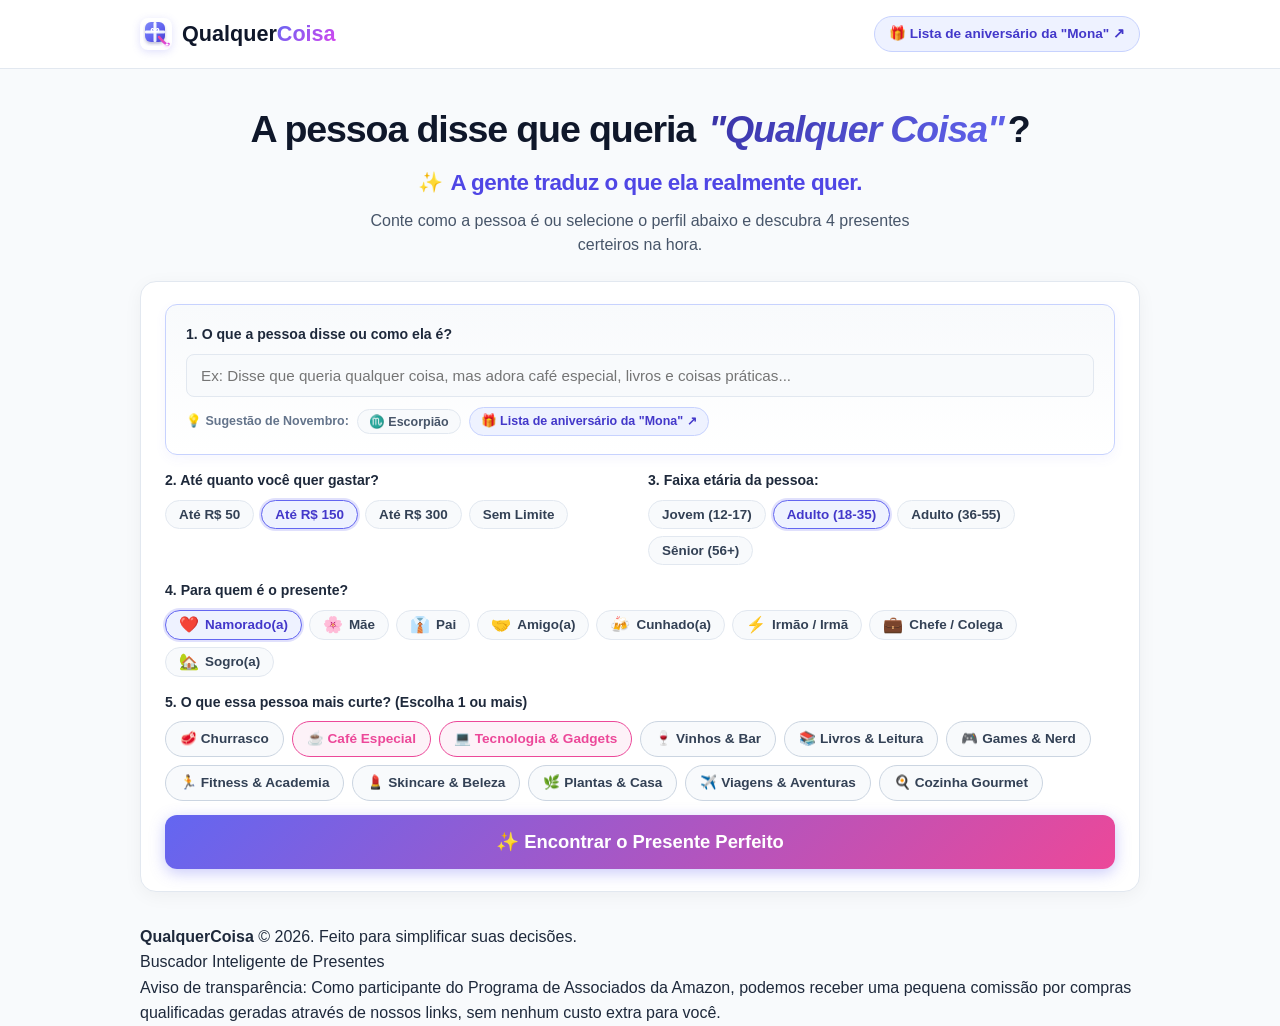
<file: index.html>
<!DOCTYPE html>
<html lang="pt-BR">
<head>
  <meta charset="UTF-8">
  <meta name="viewport" content="width=device-width, initial-scale=1.0">
  <title>QualquerCoisa Presentes - A gente traduz o presente que ela realmente quer</title>
  <meta name="description" content="A pessoa disse que queria 'qualquer coisa'? A gente traduz o que ela realmente quer. Descubra presentes certeiros por perfil e kits prontos com entrega rápida.">
  <link rel="canonical" href="https://qualquercoisapresentes.com.br/">
  <meta name="google-site-verification" content="google2c9521ecb94bc706">
  
  <!-- Microsoft Clarity Analytics (Heatmaps & Screen Recordings) -->
  <script type="text/javascript">
    (function(c,l,a,r,i,t,y){
        c[a]=c[a]||function(){(c[a].q=c[a].q||[]).push(arguments)};
        t=l.createElement(r);t.async=1;t.src="https://www.clarity.ms/tag/"+i;
        y=l.getElementsByTagName(r)[0];y.parentNode.insertBefore(t,y);
    })(window, document, "clarity", "script", "z16apqrm96");
  </script>
  
  <!-- OpenGraph / WhatsApp / Facebook Preview -->
  <meta property="og:type" content="website">
  <meta property="og:url" content="https://qualquercoisapresentes.com.br/">
  <meta property="og:title" content="QualquerCoisa Presentes - A gente traduz o presente que ela realmente quer">
  <meta property="og:description" content="A pessoa disse que queria 'qualquer coisa'? A gente traduz o que ela realmente quer. Curadoria inteligente de presentes e kits prontos com entrega rápida.">
  <meta property="og:image" content="https://qualquercoisapresentes.com.br/assets/kits/kit-premium.jpg">
  <meta property="og:image:secure_url" content="https://qualquercoisapresentes.com.br/assets/kits/kit-premium.jpg">
  <meta property="og:image:width" content="1024">
  <meta property="og:image:height" content="1024">
  <meta property="og:image:type" content="image/jpeg">
  <meta property="og:locale" content="pt_BR">
  <meta property="og:site_name" content="QualquerCoisa Presentes">

  <!-- Twitter Cards -->
  <meta name="twitter:card" content="summary_large_image">
  <meta name="twitter:url" content="https://qualquercoisapresentes.com.br/">
  <meta name="twitter:title" content="QualquerCoisa Presentes - A gente traduz o presente que ela realmente quer">
  <meta name="twitter:description" content="A pessoa disse que queria 'qualquer coisa'? A gente traduz o que ela realmente quer. Curadoria inteligente de presentes e kits prontos com entrega rápida.">
  <meta name="twitter:image" content="https://qualquercoisapresentes.com.br/assets/kits/kit-premium.jpg">
  <meta name="theme-color" content="#6366f1">
  <meta name="apple-mobile-web-app-capable" content="yes">
  <meta name="apple-mobile-web-app-status-bar-style" content="black-translucent">
  <meta name="apple-mobile-web-app-title" content="QCP Presentes">
  <link rel="manifest" href="manifest.json">
  <link rel="icon" type="image/svg+xml" href="assets/logo-icon.svg">
  <link rel="apple-touch-icon" href="assets/logo-avatar.jpg">
  <link rel="stylesheet" href="style.css?v=2.6">
  <style>
    .hero {
      text-align: center;
      padding: 38px 0 24px;
      position: relative;
    }

    .hero h1 {
      font-size: 2.35rem;
      color: #0f172a;
      font-weight: 900;
      line-height: 1.2;
      letter-spacing: -0.03em;
      margin-bottom: 8px;
    }

    .hero h1 span.hero-quote {
      background: linear-gradient(135deg, #3730a3 0%, #6366f1 100%) !important;
      -webkit-background-clip: text !important;
      -webkit-text-fill-color: transparent !important;
      font-style: italic;
      padding: 0 4px;
    }

    .hero h2.hero-subtitle {
      font-size: 1.4rem;
      font-weight: 800;
      color: #4f46e5 !important;
      margin: 8px auto 12px;
      line-height: 1.3;
      letter-spacing: -0.02em;
      display: inline-flex;
      align-items: center;
      justify-content: center;
      gap: 8px;
    }

    .hero h2.hero-subtitle .sparkle-icon {
      font-size: 1.25rem;
    }

    .hero-lead {
      font-size: 1rem;
      color: #475569;
      max-width: 560px;
      margin: 0 auto;
      line-height: 1.5;
    }
  </style>
<script type="application/ld+json">
{
  "@context": "https://schema.org",
  "@graph": [
    {
      "@type": "WebSite",
      "name": "QualquerCoisa Presentes",
      "url": "https://qualquercoisapresentes.com.br/",
      "description": "Buscador inteligente e curadoria de kits de presentes com IA.",
      "potentialAction": {
        "@type": "SearchAction",
        "target": "https://qualquercoisapresentes.com.br/?q={search_term_string}",
        "query-input": "required name=search_term_string"
      }
    },
    {
      "@type": "ItemList",
      "name": "Kits de Presentes Prontos & Mais Desejados",
      "description": "Seleção curada de kits de presentes com produtos campeões de avaliação e vendas.",
      "numberOfItems": 12,
      "itemListElement": [
        {
          "@type": "ListItem",
          "position": 1,
          "item": {
            "@type": "Product",
            "name": "Kit Churrasqueiro Master",
            "description": "Para quem leva o churrasco a sério. Composto por: Faca do Chef de Aço Damasco c/ Cabo Nobre, Tábua Rústica de Madeira Maciça, Garra de Urso em Alumínio Polido, Moedor de Sal Grosso e Pimenta em Madeira.",
            "image": "https://qualquercoisapresentes.com.br/assets/kits/kit-churrasco.jpg",
            "offers": {
              "@type": "AggregateOffer",
              "priceCurrency": "BRL",
              "lowPrice": 120,
              "highPrice": 220,
              "offerCount": 4,
              "availability": "https://schema.org/InStock",
              "url": "https://qualquercoisapresentes.com.br/#kits-prontos"
            }
          }
        },
        {
          "@type": "ListItem",
          "position": 2,
          "item": {
            "@type": "Product",
            "name": "Kit Barista em Casa",
            "description": "O ritual perfeito do café especial. Composto por: Prensa Francesa de Vidro Borossilicato e Inox, Moedor Manual de Grãos com Lâmina de Cerâmica, Pacote de Grãos Especiais 100% Arábica, Caneca de Cerâmica Artesanal Minimalista.",
            "image": "https://qualquercoisapresentes.com.br/assets/kits/kit-cafe.jpg",
            "offers": {
              "@type": "AggregateOffer",
              "priceCurrency": "BRL",
              "lowPrice": 110,
              "highPrice": 195,
              "offerCount": 4,
              "availability": "https://schema.org/InStock",
              "url": "https://qualquercoisapresentes.com.br/#kits-prontos"
            }
          }
        },
        {
          "@type": "ListItem",
          "position": 3,
          "item": {
            "@type": "Product",
            "name": "Kit Sommelier & Degustação",
            "description": "Elegância e praticidade para noites de vinho. Composto por: Abridor Elétrico de Vinhos Recarregável, Aerador Dosador de Fluxo Rápido, Bomba a Vácuo com 2 Rolhas Herméticas, Decantador de Vidro Cristalino.",
            "image": "https://qualquercoisapresentes.com.br/assets/kits/kit-vinho.jpg",
            "offers": {
              "@type": "AggregateOffer",
              "priceCurrency": "BRL",
              "lowPrice": 95,
              "highPrice": 180,
              "offerCount": 4,
              "availability": "https://schema.org/InStock",
              "url": "https://qualquercoisapresentes.com.br/#kits-prontos"
            }
          }
        },
        {
          "@type": "ListItem",
          "position": 4,
          "item": {
            "@type": "Product",
            "name": "Kit Produtividade & Tech",
            "description": "Tecnologia minimalista para o dia a dia. Composto por: Fone Bluetooth TWS c/ Cancelamento Ativo, Carregador por Indução Sem Fio 3 em 1, Powerbank Slim de Alumínio 10.000mAh, Organizador de Cabos em Couro.",
            "image": "https://qualquercoisapresentes.com.br/assets/kits/kit-tech.jpg",
            "offers": {
              "@type": "AggregateOffer",
              "priceCurrency": "BRL",
              "lowPrice": 140,
              "highPrice": 290,
              "offerCount": 4,
              "availability": "https://schema.org/InStock",
              "url": "https://qualquercoisapresentes.com.br/#kits-prontos"
            }
          }
        },
        {
          "@type": "ListItem",
          "position": 5,
          "item": {
            "@type": "Product",
            "name": "Kit Gamer Setup Pro",
            "description": "Imersão total e conforto nas partidas. Composto por: Headset Gamer Estéreo com Microfone Redutor, Controle Joystick Sem Fio Ergonômico, Mousepad Gamer Estendido Bordado, Suporte de Mesa para Fone com Hub USB.",
            "image": "https://qualquercoisapresentes.com.br/assets/kits/kit-gamer.jpg",
            "offers": {
              "@type": "AggregateOffer",
              "priceCurrency": "BRL",
              "lowPrice": 130,
              "highPrice": 260,
              "offerCount": 4,
              "availability": "https://schema.org/InStock",
              "url": "https://qualquercoisapresentes.com.br/#kits-prontos"
            }
          }
        },
        {
          "@type": "ListItem",
          "position": 6,
          "item": {
            "@type": "Product",
            "name": "Kit Leitor Imersivo",
            "description": "Conforto para viajar por novas histórias. Composto por: Luminária LED Flexível de Leitura Noturna, Capa Protetora de Couro / E-reader, Marcador de Página Metálico Magnético, Caneca Térmica de Cerâmica com Tampa.",
            "image": "https://qualquercoisapresentes.com.br/assets/kits/kit-livros.jpg",
            "offers": {
              "@type": "AggregateOffer",
              "priceCurrency": "BRL",
              "lowPrice": 85,
              "highPrice": 170,
              "offerCount": 4,
              "availability": "https://schema.org/InStock",
              "url": "https://qualquercoisapresentes.com.br/#kits-prontos"
            }
          }
        },
        {
          "@type": "ListItem",
          "position": 7,
          "item": {
            "@type": "Product",
            "name": "Kit Spa Facial & Autocuidado",
            "description": "Momento de pausa e revitalização da pele. Composto por: Rolo Massageador de Jade Autêntica + Gua Sha, Sérum Facial Vitamina C e Ácido Hialurônico, Faixa de Cabelo Atoalhada Conforto, Vela Aromática de Cera de Soja e Lavanda.",
            "image": "https://qualquercoisapresentes.com.br/assets/kits/kit-skincare.jpg",
            "offers": {
              "@type": "AggregateOffer",
              "priceCurrency": "BRL",
              "lowPrice": 75,
              "highPrice": 150,
              "offerCount": 4,
              "availability": "https://schema.org/InStock",
              "url": "https://qualquercoisapresentes.com.br/#kits-prontos"
            }
          }
        },
        {
          "@type": "ListItem",
          "position": 8,
          "item": {
            "@type": "Product",
            "name": "Kit Casa Aconchegante & Zen",
            "description": "Transforme qualquer ambiente em refúgio. Composto por: Difusor de Aromas Ultrassônico c/ LED Noturno, Kit de Óleos Essenciais Puros (Lavanda & Alecrim), Vela Vegetal em Vidro Âmbar, Vaso de Cerâmica Minimalista.",
            "image": "https://qualquercoisapresentes.com.br/assets/kits/kit-decoracao.jpg",
            "offers": {
              "@type": "AggregateOffer",
              "priceCurrency": "BRL",
              "lowPrice": 90,
              "highPrice": 165,
              "offerCount": 4,
              "availability": "https://schema.org/InStock",
              "url": "https://qualquercoisapresentes.com.br/#kits-prontos"
            }
          }
        },
        {
          "@type": "ListItem",
          "position": 9,
          "item": {
            "@type": "Product",
            "name": "Kit Treino & Vida Ativa",
            "description": "Energia, saúde e performance em qualquer lugar. Composto por: Garrafa Térmica Inox Vacuum 750ml c/ Medidor, Kit de Elásticos Extensores Mini Bands (5 Níveis), Corda de Pular de Aço com Rolamento Rápido, Toalha de Secagem Ultra Rápida Esportiva.",
            "image": "https://qualquercoisapresentes.com.br/assets/kits/kit-fitness.jpg",
            "offers": {
              "@type": "AggregateOffer",
              "priceCurrency": "BRL",
              "lowPrice": 70,
              "highPrice": 145,
              "offerCount": 4,
              "availability": "https://schema.org/InStock",
              "url": "https://qualquercoisapresentes.com.br/#kits-prontos"
            }
          }
        },
        {
          "@type": "ListItem",
          "position": 10,
          "item": {
            "@type": "Product",
            "name": "Kit Masterchef Gourmet",
            "description": "Para quem ama impressionar na cozinha. Composto por: Frigideira de Ferro Fundido 24cm Pré-Curada, Faca do Chef Japonesa Santoku em Aço Inox, Conjunto de Moedores de Sal e Pimenta em Bambu, Avental de Cozinha em Algodão Encerado.",
            "image": "https://qualquercoisapresentes.com.br/assets/kits/kit-chef.jpg",
            "offers": {
              "@type": "AggregateOffer",
              "priceCurrency": "BRL",
              "lowPrice": 110,
              "highPrice": 210,
              "offerCount": 4,
              "availability": "https://schema.org/InStock",
              "url": "https://qualquercoisapresentes.com.br/#kits-prontos"
            }
          }
        },
        {
          "@type": "ListItem",
          "position": 11,
          "item": {
            "@type": "Product",
            "name": "Kit Viajante Esperto",
            "description": "Organização e leveza para qualquer destino. Composto por: Mochila Antifurto Impermeável com Porta USB, Almofada de Pescoço em Espuma de Memória, Kit de Organizadores de Mala c/ Compressão, Porta Passaporte e Documentos Slim em Couro.",
            "image": "https://qualquercoisapresentes.com.br/assets/kits/kit-viagem.jpg",
            "offers": {
              "@type": "AggregateOffer",
              "priceCurrency": "BRL",
              "lowPrice": 95,
              "highPrice": 185,
              "offerCount": 4,
              "availability": "https://schema.org/InStock",
              "url": "https://qualquercoisapresentes.com.br/#kits-prontos"
            }
          }
        },
        {
          "@type": "ListItem",
          "position": 12,
          "item": {
            "@type": "Product",
            "name": "Kit Caixa Presente Suprema",
            "description": "O presente universal e infalível de alto luxo. Composto por: Caixa Rígida de Luxo com Fita de Cetim Marfim, Seleção de Bombons e Trufas de Chocolate Suíço, Vela Aromática Decorativa Edição Ouro, Cartão com Mensagem Especial Personalizada.",
            "image": "https://qualquercoisapresentes.com.br/assets/kits/kit-premium.jpg",
            "offers": {
              "@type": "AggregateOffer",
              "priceCurrency": "BRL",
              "lowPrice": 115,
              "highPrice": 240,
              "offerCount": 4,
              "availability": "https://schema.org/InStock",
              "url": "https://qualquercoisapresentes.com.br/#kits-prontos"
            }
          }
        }
      ]
    }
  ]
}
</script>
</head>
<body>

  <header class="navbar">
    <div class="container nav-flex">
      <a href="index.html" class="brand-logo">
        <img src="assets/logo-icon.svg" alt="QualquerCoisa Logo" class="brand-icon-svg">
        <span>Qualquer<strong>Coisa</strong></span>
      </a>
      <a href="https://www.amazon.com.br/hz/wishlist/ls/2HHRVZEVE3M3D?ref_=wl_share" target="_blank" rel="noopener noreferrer" class="nav-wishlist-link">
        🎁 Lista de aniversário da "Mona" ↗
      </a>
    </div>
  </header>

  <main class="container">
    
    <section class="hero">
      <h1>A pessoa disse que queria <span class="hero-quote">"Qualquer Coisa"</span>?</h1>
      <h2 class="hero-subtitle">
        <span class="sparkle-icon">✨</span>
        <span>A gente traduz o que ela realmente quer.</span>
      </h2>
      <p class="hero-lead">Conte como a pessoa é ou selecione o perfil abaixo e descubra 4 presentes certeiros na hora.</p>
    </section>

    <!-- Formulário Interativo por Características -->
    <div class="finder-card">
      
      <!-- Passo 1: O que ela disse ou como ela é? -->
      <div class="form-section form-section-highlight">
        <label class="step-label" for="customDetail">
          1. O que a pessoa disse ou como ela é?
        </label>
        <div class="input-wrapper">
          <input type="text" id="customDetail" class="custom-input" maxlength="250" placeholder="Ex: Disse que queria qualquer coisa, mas adora café especial, livros e coisas práticas..." autocomplete="off">
        </div>

        <!-- Sugestões Rápidas -->
        <div class="quick-suggest-row" id="quickSuggestRow">
          <span class="quick-suggest-label">💡 Sugestão de Novembro:</span>
          <button type="button" class="quick-suggest-chip" id="btnScorpio" title="Preencher com perfil de Escorpião">
            ♏ Escorpião
          </button>
          <a href="https://www.amazon.com.br/hz/wishlist/ls/2HHRVZEVE3M3D?ref_=wl_share" target="_blank" rel="noopener noreferrer" class="quick-suggest-chip quick-suggest-link">
            🎁 Lista de aniversário da "Mona" ↗
          </a>
        </div>
      </div>

      <!-- Linha Duo: Passo 2 (Orçamento) e Passo 3 (Faixa Etária) Lado a Lado -->
      <div class="form-row-duo">
        <div class="form-section">
          <label class="step-label">2. Até quanto você quer gastar?</label>
          <div class="options-grid">
            <button type="button" class="option-btn" data-group="budget" data-value="50">Até R$ 50</button>
            <button type="button" class="option-btn selected" data-group="budget" data-value="150">Até R$ 150</button>
            <button type="button" class="option-btn" data-group="budget" data-value="300">Até R$ 300</button>
            <button type="button" class="option-btn" data-group="budget" data-value="1000">Sem Limite</button>
          </div>
        </div>

        <div class="form-section">
          <label class="step-label">3. Faixa etária da pessoa:</label>
          <div class="options-grid">
            <button type="button" class="option-btn" data-group="age" data-value="jovem">Jovem (12-17)</button>
            <button type="button" class="option-btn selected" data-group="age" data-value="adulto">Adulto (18-35)</button>
            <button type="button" class="option-btn" data-group="age" data-value="meia-idade">Adulto (36-55)</button>
            <button type="button" class="option-btn" data-group="age" data-value="senior">Sênior (56+)</button>
          </div>
        </div>
      </div>

      <!-- Passo 4: Para quem é o presente? -->
      <div class="form-section">
        <label class="step-label">4. Para quem é o presente?</label>
        <div class="options-grid">
          <button type="button" class="option-btn selected" data-group="relation" data-value="namorado"><span class="opt-icon">❤️</span> Namorado(a)</button>
          <button type="button" class="option-btn" data-group="relation" data-value="mae"><span class="opt-icon">🌸</span> Mãe</button>
          <button type="button" class="option-btn" data-group="relation" data-value="pai"><span class="opt-icon">👔</span> Pai</button>
          <button type="button" class="option-btn" data-group="relation" data-value="amigo"><span class="opt-icon">🤝</span> Amigo(a)</button>
          <button type="button" class="option-btn" data-group="relation" data-value="cunhado"><span class="opt-icon">🍻</span> Cunhado(a)</button>
          <button type="button" class="option-btn" data-group="relation" data-value="irmao"><span class="opt-icon">⚡</span> Irmão / Irmã</button>
          <button type="button" class="option-btn" data-group="relation" data-value="chefe"><span class="opt-icon">💼</span> Chefe / Colega</button>
          <button type="button" class="option-btn" data-group="relation" data-value="sogro"><span class="opt-icon">🏡</span> Sogro(a)</button>
        </div>
      </div>

      <!-- Passo 5: Interesses e Hobbies (Multi-seleção) -->
      <div class="form-section">
        <label class="step-label">5. O que essa pessoa mais curte? (Escolha 1 ou mais)</label>
        <div class="tags-cloud">
          <span class="tag-pill" data-tag="churrasco">🥩 Churrasco</span>
          <span class="tag-pill selected" data-tag="cafe">☕ Café Especial</span>
          <span class="tag-pill selected" data-tag="tech">💻 Tecnologia & Gadgets</span>
          <span class="tag-pill" data-tag="vinhos">🍷 Vinhos & Bar</span>
          <span class="tag-pill" data-tag="livros">📚 Livros & Leitura</span>
          <span class="tag-pill" data-tag="games">🎮 Games & Nerd</span>
          <span class="tag-pill" data-tag="fitness">🏃 Fitness & Academia</span>
          <span class="tag-pill" data-tag="skincare">💄 Skincare & Beleza</span>
          <span class="tag-pill" data-tag="decoracao">🌿 Plantas & Casa</span>
          <span class="tag-pill" data-tag="viagem">✈️ Viagens & Aventuras</span>
          <span class="tag-pill" data-tag="cozinha">🍳 Cozinha Gourmet</span>
        </div>
      </div>

      <!-- Botão CTA Principal -->
      <button type="button" class="btn-generate" id="btnGenerate">
        <span>✨ Encontrar o Presente Perfeito</span>
      </button>

      <!-- HUD / Scanner de IA Animado (Exibido durante a busca) -->
      <div class="ai-scanner-hud" id="aiScannerHud" style="display: none;">
        <div class="scanner-header">
          <div class="scanner-badge">
            <span class="scanner-pulse-dot"></span>
            <span>Inteligência Artificial em Ação</span>
          </div>
          <span class="scanner-percentage" id="scannerPercentage">0%</span>
        </div>
        <div class="scanner-progress-track">
          <div class="scanner-progress-bar" id="scannerProgressBar"></div>
        </div>
        <div class="scanner-status" id="scannerStatus">
          <span class="scanner-status-icon" id="scannerStatusIcon">🔍</span>
          <span class="scanner-status-text" id="scannerStatusText">Decodificando perfil e preferências...</span>
        </div>
      </div>

    </div>

    <!-- SEÇÃO DE RESULTADOS -->
    <section class="results-section" id="resultsSection">
      <div class="results-header">
        <h2 id="resultsTitle">Ideias Selecionadas para o seu Perfil</h2>
        <p id="resultsSubtitle">Clique para comparar os melhores preços e avaliações diretamente nas lojas:</p>
      </div>

      <!-- Banner Inteligente de Escorpião (Injetado dinamicamente) -->
      <div class="scorpio-intel-banner" id="scorpioIntelBanner" style="display: none;"></div>

      <div class="cards-grid" id="giftCardsGrid">
        <!-- Injetado dinamicamente via script.js -->
      </div>

      <div class="recalculate-bar">
        <button type="button" class="btn-secondary" id="btnReset">
          🔄 Mudar Perfil ou Refazer Busca
        </button>
      </div>
    </section>

    <!-- SEÇÃO DE KITS DE PRESENTES PRONTOS & MAIS DESEJADOS -->
    <section class="featured-kits-section" id="kits-prontos">
      <a id="featuredKitsSection" style="position: absolute; visibility: hidden;" aria-hidden="true"></a>
      <div class="kits-section-header">
        <div class="kits-badge">✨ Coleções Curadas</div>
        <h2>Kits de Presentes Prontos & Mais Desejados</h2>
        <p>Composições completas de produtos reais que combinam perfeitamente para surpreender com elegância.</p>
      </div>

      <div class="kits-filter-bar" id="kitsFilterBar">
        <button type="button" class="kit-filter-btn active" data-filter="all">Todos os Kits (12)</button>
        <button type="button" class="kit-filter-btn" data-filter="gastronomia">🥩 Gastronomia & Bar</button>
        <button type="button" class="kit-filter-btn" data-filter="tech-geek">💻 Tech & Gamer</button>
        <button type="button" class="kit-filter-btn" data-filter="bem-estar">🌿 Spa & Casa</button>
        <button type="button" class="kit-filter-btn" data-filter="ate-150">💰 Até R$ 150</button>
      </div>

      <div class="kits-grid" id="featuredKitsGrid">
        <div class="kit-card" data-filter="gastronomia" data-price-min="120">
          <div class="kit-card-media">
            <img src="assets/kits/kit-churrasco.jpg" alt="Kit Churrasqueiro Master" loading="lazy">
            <span class="kit-tag-badge">Churrasco & Fogo</span>
            <span class="kit-price-tag">R$ 120 - 220</span>
          </div>
          <div class="kit-card-content">
            <h3>Kit Churrasqueiro Master</h3>
            <div class="kit-tagline">Para quem leva o churrasco a sério</div>
            <div class="kit-items-list">
              <div class="kit-items-label">Itens do Kit (clique para ver avulso na Amazon):</div>
              <ul>
              <li><a href="https://www.amazon.com.br/s?k=faca%20artesanal%20aco%20damasco%20churrasco&tag=qualquercoi05-20" target="_blank" rel="nofollow sponsored noopener noreferrer" class="kit-item-link" title="Ver item avulso na Amazon">Faca do Chef de Aço Damasco c/ Cabo Nobre</a></li>
              <li><a href="https://www.amazon.com.br/s?k=tabua%20rustica%20madeira%20macica%20churrasco&tag=qualquercoi05-20" target="_blank" rel="nofollow sponsored noopener noreferrer" class="kit-item-link" title="Ver item avulso na Amazon">Tábua Rústica de Madeira Maciça</a></li>
              <li><a href="https://www.amazon.com.br/s?k=garra%20de%20urso%20churrasco%20aluminio&tag=qualquercoi05-20" target="_blank" rel="nofollow sponsored noopener noreferrer" class="kit-item-link" title="Ver item avulso na Amazon">Garra de Urso em Alumínio Polido</a></li>
              <li><a href="https://www.amazon.com.br/s?k=moedor%20sal%20grosso%20pimenta%20madeira&tag=qualquercoi05-20" target="_blank" rel="nofollow sponsored noopener noreferrer" class="kit-item-link" title="Ver item avulso na Amazon">Moedor de Sal Grosso e Pimenta em Madeira</a></li>
              </ul>
            </div>
            <div class="kit-card-actions">
              <a href="https://www.amazon.com.br/s?k=kit%20churrasco%20presente%20premium&tag=qualquercoi05-20" target="_blank" rel="nofollow sponsored noopener noreferrer" class="btn-amazon-primary">
                <svg width="18" height="18" viewBox="0 0 24 24" fill="currentColor">
                  <path d="M12 2C6.48 2 2 6.48 2 12s4.48 10 10 10 10-4.48 10-10S17.52 2 12 2zm-1 15h-2v-6h2v6zm0-8h-2V7h2v2z"/>
                </svg>
                <span>Ver Todos os Itens na Amazon</span>
                <span class="btn-prime-pill">Prime</span>
              </a>
              <div class="gift-secondary-row">
                <a href="https://api.whatsapp.com/send?text=Olha%20esse%20kit%20de%20presente%20incr%C3%ADvel%20que%20achei%20no%20QualquerCoisa%3A%20*Kit%20Churrasqueiro%20Master*!%20%F0%9F%8E%81%0A%0AD%C3%A1%20uma%20olhada%20no%20site%3A%20https%3A%2F%2Fqualquercoisapresentes.com.br%2F%23kits-prontos%0A%0AOu%20veja%20direto%20na%20Amazon%3A%20https%3A%2F%2Fwww.amazon.com.br%2Fs%3Fk%3Dkit%2520churrasco%2520presente%2520premium%26tag%3Dqualquercoi05-20" target="_blank" rel="nofollow sponsored noopener noreferrer" class="btn-whatsapp-share" title="Mandar Kit no WhatsApp">
                  <svg width="19" height="19" viewBox="0 0 24 24" fill="currentColor"><path d="M12.04 2C6.58 2 2.13 6.45 2.13 11.91C2.13 13.66 2.59 15.36 3.45 16.86L2.05 22L7.3 20.62C8.75 21.41 10.38 21.83 12.04 21.83C17.5 21.83 21.95 17.38 21.95 11.92C21.95 9.27 20.92 6.78 19.05 4.91C17.18 3.03 14.69 2 12.04 2M12.05 3.67C14.25 3.67 16.31 4.53 17.87 6.09C19.42 7.65 20.28 9.72 20.28 11.92C20.28 16.46 16.58 20.15 12.04 20.15C10.56 20.15 9.11 19.76 7.85 19L7.55 18.83L4.43 19.65L5.26 16.61L5.06 16.29C4.24 15 3.8 13.47 3.8 11.91C3.81 7.37 7.5 3.67 12.05 3.67M9.53 7.03C9.33 7.03 9 7.11 8.76 7.37C8.5 7.64 7.85 8.27 7.85 9.55C7.85 10.83 8.78 12.06 8.91 12.23C9.04 12.4 10.74 15.03 13.35 16.16C15.53 17.09 15.97 16.91 16.44 16.86C16.91 16.81 17.96 16.24 18.18 15.62C18.4 15 18.4 14.47 18.33 14.36C18.26 14.25 18.06 14.19 17.76 14.04C17.46 13.9 15.98 13.17 15.7 13.07C15.42 12.97 15.22 12.92 15.02 13.22C14.82 13.52 14.25 14.19 14.07 14.39C13.9 14.59 13.73 14.61 13.43 14.46C13.13 14.31 12.17 14 11.03 12.99C10.15 12.2 9.55 11.23 9.38 10.93C9.21 10.63 9.36 10.47 9.51 10.32C9.65 10.18 9.82 9.96 9.97 9.79C10.12 9.62 10.17 9.5 10.27 9.3C10.37 9.1 10.32 8.92 10.25 8.77C10.17 8.62 9.6 7.23 9.53 7.03Z"/></svg>
                  <span>Mandar no WhatsApp</span>
                </a>
              </div>
            </div>
          </div>
        </div>

        <div class="kit-card" data-filter="gastronomia" data-price-min="110">
          <div class="kit-card-media">
            <img src="assets/kits/kit-cafe.jpg" alt="Kit Barista em Casa" loading="lazy">
            <span class="kit-tag-badge">Café Especial</span>
            <span class="kit-price-tag">R$ 110 - 195</span>
          </div>
          <div class="kit-card-content">
            <h3>Kit Barista em Casa</h3>
            <div class="kit-tagline">O ritual perfeito do café especial</div>
            <div class="kit-items-list">
              <div class="kit-items-label">Itens do Kit (clique para ver avulso na Amazon):</div>
              <ul>
              <li><a href="https://www.amazon.com.br/s?k=prensa%20francesa%20vidro%20borossilicato&tag=qualquercoi05-20" target="_blank" rel="nofollow sponsored noopener noreferrer" class="kit-item-link" title="Ver item avulso na Amazon">Prensa Francesa de Vidro Borossilicato e Inox</a></li>
              <li><a href="https://www.amazon.com.br/s?k=moedor%20manual%20cafe%20ceramica&tag=qualquercoi05-20" target="_blank" rel="nofollow sponsored noopener noreferrer" class="kit-item-link" title="Ver item avulso na Amazon">Moedor Manual de Grãos com Lâmina de Cerâmica</a></li>
              <li><a href="https://www.amazon.com.br/s?k=cafe%20especial%20graos%20arabica%20torrado&tag=qualquercoi05-20" target="_blank" rel="nofollow sponsored noopener noreferrer" class="kit-item-link" title="Ver item avulso na Amazon">Pacote de Grãos Especiais 100% Arábica</a></li>
              <li><a href="https://www.amazon.com.br/s?k=caneca%20ceramica%20artesanal%20cafe&tag=qualquercoi05-20" target="_blank" rel="nofollow sponsored noopener noreferrer" class="kit-item-link" title="Ver item avulso na Amazon">Caneca de Cerâmica Artesanal Minimalista</a></li>
              </ul>
            </div>
            <div class="kit-card-actions">
              <a href="https://www.amazon.com.br/s?k=kit%20barista%20cafe%20especial%20presente&tag=qualquercoi05-20" target="_blank" rel="nofollow sponsored noopener noreferrer" class="btn-amazon-primary">
                <svg width="18" height="18" viewBox="0 0 24 24" fill="currentColor">
                  <path d="M12 2C6.48 2 2 6.48 2 12s4.48 10 10 10 10-4.48 10-10S17.52 2 12 2zm-1 15h-2v-6h2v6zm0-8h-2V7h2v2z"/>
                </svg>
                <span>Ver Todos os Itens na Amazon</span>
                <span class="btn-prime-pill">Prime</span>
              </a>
              <div class="gift-secondary-row">
                <a href="https://api.whatsapp.com/send?text=Olha%20esse%20kit%20de%20presente%20incr%C3%ADvel%20que%20achei%20no%20QualquerCoisa%3A%20*Kit%20Barista%20em%20Casa*!%20%F0%9F%8E%81%0A%0AD%C3%A1%20uma%20olhada%20no%20site%3A%20https%3A%2F%2Fqualquercoisapresentes.com.br%2F%23kits-prontos%0A%0AOu%20veja%20direto%20na%20Amazon%3A%20https%3A%2F%2Fwww.amazon.com.br%2Fs%3Fk%3Dkit%2520barista%2520cafe%2520especial%2520presente%26tag%3Dqualquercoi05-20" target="_blank" rel="nofollow sponsored noopener noreferrer" class="btn-whatsapp-share" title="Mandar Kit no WhatsApp">
                  <svg width="19" height="19" viewBox="0 0 24 24" fill="currentColor"><path d="M12.04 2C6.58 2 2.13 6.45 2.13 11.91C2.13 13.66 2.59 15.36 3.45 16.86L2.05 22L7.3 20.62C8.75 21.41 10.38 21.83 12.04 21.83C17.5 21.83 21.95 17.38 21.95 11.92C21.95 9.27 20.92 6.78 19.05 4.91C17.18 3.03 14.69 2 12.04 2M12.05 3.67C14.25 3.67 16.31 4.53 17.87 6.09C19.42 7.65 20.28 9.72 20.28 11.92C20.28 16.46 16.58 20.15 12.04 20.15C10.56 20.15 9.11 19.76 7.85 19L7.55 18.83L4.43 19.65L5.26 16.61L5.06 16.29C4.24 15 3.8 13.47 3.8 11.91C3.81 7.37 7.5 3.67 12.05 3.67M9.53 7.03C9.33 7.03 9 7.11 8.76 7.37C8.5 7.64 7.85 8.27 7.85 9.55C7.85 10.83 8.78 12.06 8.91 12.23C9.04 12.4 10.74 15.03 13.35 16.16C15.53 17.09 15.97 16.91 16.44 16.86C16.91 16.81 17.96 16.24 18.18 15.62C18.4 15 18.4 14.47 18.33 14.36C18.26 14.25 18.06 14.19 17.76 14.04C17.46 13.9 15.98 13.17 15.7 13.07C15.42 12.97 15.22 12.92 15.02 13.22C14.82 13.52 14.25 14.19 14.07 14.39C13.9 14.59 13.73 14.61 13.43 14.46C13.13 14.31 12.17 14 11.03 12.99C10.15 12.2 9.55 11.23 9.38 10.93C9.21 10.63 9.36 10.47 9.51 10.32C9.65 10.18 9.82 9.96 9.97 9.79C10.12 9.62 10.17 9.5 10.27 9.3C10.37 9.1 10.32 8.92 10.25 8.77C10.17 8.62 9.6 7.23 9.53 7.03Z"/></svg>
                  <span>Mandar no WhatsApp</span>
                </a>
              </div>
            </div>
          </div>
        </div>

        <div class="kit-card" data-filter="gastronomia" data-price-min="95">
          <div class="kit-card-media">
            <img src="assets/kits/kit-vinho.jpg" alt="Kit Sommelier & Degustação" loading="lazy">
            <span class="kit-tag-badge">Vinhos & Bar</span>
            <span class="kit-price-tag">R$ 95 - 180</span>
          </div>
          <div class="kit-card-content">
            <h3>Kit Sommelier & Degustação</h3>
            <div class="kit-tagline">Elegância e praticidade para noites de vinho</div>
            <div class="kit-items-list">
              <div class="kit-items-label">Itens do Kit (clique para ver avulso na Amazon):</div>
              <ul>
              <li><a href="https://www.amazon.com.br/s?k=abridor%20eletrico%20vinho%20recarregavel&tag=qualquercoi05-20" target="_blank" rel="nofollow sponsored noopener noreferrer" class="kit-item-link" title="Ver item avulso na Amazon">Abridor Elétrico de Vinhos Recarregável</a></li>
              <li><a href="https://www.amazon.com.br/s?k=aerador%20dosador%20vinho&tag=qualquercoi05-20" target="_blank" rel="nofollow sponsored noopener noreferrer" class="kit-item-link" title="Ver item avulso na Amazon">Aerador Dosador de Fluxo Rápido</a></li>
              <li><a href="https://www.amazon.com.br/s?k=bomba%20vacuo%20rolhas%20vinho&tag=qualquercoi05-20" target="_blank" rel="nofollow sponsored noopener noreferrer" class="kit-item-link" title="Ver item avulso na Amazon">Bomba a Vácuo com 2 Rolhas Herméticas</a></li>
              <li><a href="https://www.amazon.com.br/s?k=decantador%20vinho%20cristal&tag=qualquercoi05-20" target="_blank" rel="nofollow sponsored noopener noreferrer" class="kit-item-link" title="Ver item avulso na Amazon">Decantador de Vidro Cristalino</a></li>
              </ul>
            </div>
            <div class="kit-card-actions">
              <a href="https://www.amazon.com.br/s?k=kit%20vinho%20sommelier%20presente&tag=qualquercoi05-20" target="_blank" rel="nofollow sponsored noopener noreferrer" class="btn-amazon-primary">
                <svg width="18" height="18" viewBox="0 0 24 24" fill="currentColor">
                  <path d="M12 2C6.48 2 2 6.48 2 12s4.48 10 10 10 10-4.48 10-10S17.52 2 12 2zm-1 15h-2v-6h2v6zm0-8h-2V7h2v2z"/>
                </svg>
                <span>Ver Todos os Itens na Amazon</span>
                <span class="btn-prime-pill">Prime</span>
              </a>
              <div class="gift-secondary-row">
                <a href="https://api.whatsapp.com/send?text=Olha%20esse%20kit%20de%20presente%20incr%C3%ADvel%20que%20achei%20no%20QualquerCoisa%3A%20*Kit%20Sommelier%20%26%20Degusta%C3%A7%C3%A3o*!%20%F0%9F%8E%81%0A%0AD%C3%A1%20uma%20olhada%20no%20site%3A%20https%3A%2F%2Fqualquercoisapresentes.com.br%2F%23kits-prontos%0A%0AOu%20veja%20direto%20na%20Amazon%3A%20https%3A%2F%2Fwww.amazon.com.br%2Fs%3Fk%3Dkit%2520vinho%2520sommelier%2520presente%26tag%3Dqualquercoi05-20" target="_blank" rel="nofollow sponsored noopener noreferrer" class="btn-whatsapp-share" title="Mandar Kit no WhatsApp">
                  <svg width="19" height="19" viewBox="0 0 24 24" fill="currentColor"><path d="M12.04 2C6.58 2 2.13 6.45 2.13 11.91C2.13 13.66 2.59 15.36 3.45 16.86L2.05 22L7.3 20.62C8.75 21.41 10.38 21.83 12.04 21.83C17.5 21.83 21.95 17.38 21.95 11.92C21.95 9.27 20.92 6.78 19.05 4.91C17.18 3.03 14.69 2 12.04 2M12.05 3.67C14.25 3.67 16.31 4.53 17.87 6.09C19.42 7.65 20.28 9.72 20.28 11.92C20.28 16.46 16.58 20.15 12.04 20.15C10.56 20.15 9.11 19.76 7.85 19L7.55 18.83L4.43 19.65L5.26 16.61L5.06 16.29C4.24 15 3.8 13.47 3.8 11.91C3.81 7.37 7.5 3.67 12.05 3.67M9.53 7.03C9.33 7.03 9 7.11 8.76 7.37C8.5 7.64 7.85 8.27 7.85 9.55C7.85 10.83 8.78 12.06 8.91 12.23C9.04 12.4 10.74 15.03 13.35 16.16C15.53 17.09 15.97 16.91 16.44 16.86C16.91 16.81 17.96 16.24 18.18 15.62C18.4 15 18.4 14.47 18.33 14.36C18.26 14.25 18.06 14.19 17.76 14.04C17.46 13.9 15.98 13.17 15.7 13.07C15.42 12.97 15.22 12.92 15.02 13.22C14.82 13.52 14.25 14.19 14.07 14.39C13.9 14.59 13.73 14.61 13.43 14.46C13.13 14.31 12.17 14 11.03 12.99C10.15 12.2 9.55 11.23 9.38 10.93C9.21 10.63 9.36 10.47 9.51 10.32C9.65 10.18 9.82 9.96 9.97 9.79C10.12 9.62 10.17 9.5 10.27 9.3C10.37 9.1 10.32 8.92 10.25 8.77C10.17 8.62 9.6 7.23 9.53 7.03Z"/></svg>
                  <span>Mandar no WhatsApp</span>
                </a>
              </div>
            </div>
          </div>
        </div>

        <div class="kit-card" data-filter="tech-geek" data-price-min="140">
          <div class="kit-card-media">
            <img src="assets/kits/kit-tech.jpg" alt="Kit Produtividade & Tech" loading="lazy">
            <span class="kit-tag-badge">Tecnologia</span>
            <span class="kit-price-tag">R$ 140 - 290</span>
          </div>
          <div class="kit-card-content">
            <h3>Kit Produtividade & Tech</h3>
            <div class="kit-tagline">Tecnologia minimalista para o dia a dia</div>
            <div class="kit-items-list">
              <div class="kit-items-label">Itens do Kit (clique para ver avulso na Amazon):</div>
              <ul>
              <li><a href="https://www.amazon.com.br/s?k=fone%20bluetooth%20cancelamento%20ruido%20tws&tag=qualquercoi05-20" target="_blank" rel="nofollow sponsored noopener noreferrer" class="kit-item-link" title="Ver item avulso na Amazon">Fone Bluetooth TWS c/ Cancelamento Ativo</a></li>
              <li><a href="https://www.amazon.com.br/s?k=carregador%20por%20inducao%20sem%20fio%203%20em%201&tag=qualquercoi05-20" target="_blank" rel="nofollow sponsored noopener noreferrer" class="kit-item-link" title="Ver item avulso na Amazon">Carregador por Indução Sem Fio 3 em 1</a></li>
              <li><a href="https://www.amazon.com.br/s?k=powerbank%20slim%20aluminio%2010000mah&tag=qualquercoi05-20" target="_blank" rel="nofollow sponsored noopener noreferrer" class="kit-item-link" title="Ver item avulso na Amazon">Powerbank Slim de Alumínio 10.000mAh</a></li>
              <li><a href="https://www.amazon.com.br/s?k=organizador%20cabos%20couro%20viagem&tag=qualquercoi05-20" target="_blank" rel="nofollow sponsored noopener noreferrer" class="kit-item-link" title="Ver item avulso na Amazon">Organizador de Cabos em Couro</a></li>
              </ul>
            </div>
            <div class="kit-card-actions">
              <a href="https://www.amazon.com.br/s?k=kit%20tecnologia%20organizador%20cabos%20gadget&tag=qualquercoi05-20" target="_blank" rel="nofollow sponsored noopener noreferrer" class="btn-amazon-primary">
                <svg width="18" height="18" viewBox="0 0 24 24" fill="currentColor">
                  <path d="M12 2C6.48 2 2 6.48 2 12s4.48 10 10 10 10-4.48 10-10S17.52 2 12 2zm-1 15h-2v-6h2v6zm0-8h-2V7h2v2z"/>
                </svg>
                <span>Ver Todos os Itens na Amazon</span>
                <span class="btn-prime-pill">Prime</span>
              </a>
              <div class="gift-secondary-row">
                <a href="https://api.whatsapp.com/send?text=Olha%20esse%20kit%20de%20presente%20incr%C3%ADvel%20que%20achei%20no%20QualquerCoisa%3A%20*Kit%20Produtividade%20%26%20Tech*!%20%F0%9F%8E%81%0A%0AD%C3%A1%20uma%20olhada%20no%20site%3A%20https%3A%2F%2Fqualquercoisapresentes.com.br%2F%23kits-prontos%0A%0AOu%20veja%20direto%20na%20Amazon%3A%20https%3A%2F%2Fwww.amazon.com.br%2Fs%3Fk%3Dkit%2520tecnologia%2520organizador%2520cabos%2520gadget%26tag%3Dqualquercoi05-20" target="_blank" rel="nofollow sponsored noopener noreferrer" class="btn-whatsapp-share" title="Mandar Kit no WhatsApp">
                  <svg width="19" height="19" viewBox="0 0 24 24" fill="currentColor"><path d="M12.04 2C6.58 2 2.13 6.45 2.13 11.91C2.13 13.66 2.59 15.36 3.45 16.86L2.05 22L7.3 20.62C8.75 21.41 10.38 21.83 12.04 21.83C17.5 21.83 21.95 17.38 21.95 11.92C21.95 9.27 20.92 6.78 19.05 4.91C17.18 3.03 14.69 2 12.04 2M12.05 3.67C14.25 3.67 16.31 4.53 17.87 6.09C19.42 7.65 20.28 9.72 20.28 11.92C20.28 16.46 16.58 20.15 12.04 20.15C10.56 20.15 9.11 19.76 7.85 19L7.55 18.83L4.43 19.65L5.26 16.61L5.06 16.29C4.24 15 3.8 13.47 3.8 11.91C3.81 7.37 7.5 3.67 12.05 3.67M9.53 7.03C9.33 7.03 9 7.11 8.76 7.37C8.5 7.64 7.85 8.27 7.85 9.55C7.85 10.83 8.78 12.06 8.91 12.23C9.04 12.4 10.74 15.03 13.35 16.16C15.53 17.09 15.97 16.91 16.44 16.86C16.91 16.81 17.96 16.24 18.18 15.62C18.4 15 18.4 14.47 18.33 14.36C18.26 14.25 18.06 14.19 17.76 14.04C17.46 13.9 15.98 13.17 15.7 13.07C15.42 12.97 15.22 12.92 15.02 13.22C14.82 13.52 14.25 14.19 14.07 14.39C13.9 14.59 13.73 14.61 13.43 14.46C13.13 14.31 12.17 14 11.03 12.99C10.15 12.2 9.55 11.23 9.38 10.93C9.21 10.63 9.36 10.47 9.51 10.32C9.65 10.18 9.82 9.96 9.97 9.79C10.12 9.62 10.17 9.5 10.27 9.3C10.37 9.1 10.32 8.92 10.25 8.77C10.17 8.62 9.6 7.23 9.53 7.03Z"/></svg>
                  <span>Mandar no WhatsApp</span>
                </a>
              </div>
            </div>
          </div>
        </div>

        <div class="kit-card" data-filter="tech-geek" data-price-min="130">
          <div class="kit-card-media">
            <img src="assets/kits/kit-gamer.jpg" alt="Kit Gamer Setup Pro" loading="lazy">
            <span class="kit-tag-badge">Games & Geek</span>
            <span class="kit-price-tag">R$ 130 - 260</span>
          </div>
          <div class="kit-card-content">
            <h3>Kit Gamer Setup Pro</h3>
            <div class="kit-tagline">Imersão total e conforto nas partidas</div>
            <div class="kit-items-list">
              <div class="kit-items-label">Itens do Kit (clique para ver avulso na Amazon):</div>
              <ul>
              <li><a href="https://www.amazon.com.br/s?k=headset%20gamer%20microfone%20redutor&tag=qualquercoi05-20" target="_blank" rel="nofollow sponsored noopener noreferrer" class="kit-item-link" title="Ver item avulso na Amazon">Headset Gamer Estéreo com Microfone Redutor</a></li>
              <li><a href="https://www.amazon.com.br/s?k=controle%20joystick%20sem%20fio%20pc&tag=qualquercoi05-20" target="_blank" rel="nofollow sponsored noopener noreferrer" class="kit-item-link" title="Ver item avulso na Amazon">Controle Joystick Sem Fio Ergonômico</a></li>
              <li><a href="https://www.amazon.com.br/s?k=mousepad%20gamer%20estendido%20speed&tag=qualquercoi05-20" target="_blank" rel="nofollow sponsored noopener noreferrer" class="kit-item-link" title="Ver item avulso na Amazon">Mousepad Gamer Estendido Bordado</a></li>
              <li><a href="https://www.amazon.com.br/s?k=suporte%20headset%20mesa%20hub%20usb&tag=qualquercoi05-20" target="_blank" rel="nofollow sponsored noopener noreferrer" class="kit-item-link" title="Ver item avulso na Amazon">Suporte de Mesa para Fone com Hub USB</a></li>
              </ul>
            </div>
            <div class="kit-card-actions">
              <a href="https://www.amazon.com.br/s?k=acessorios%20gamer%20setup%20presente&tag=qualquercoi05-20" target="_blank" rel="nofollow sponsored noopener noreferrer" class="btn-amazon-primary">
                <svg width="18" height="18" viewBox="0 0 24 24" fill="currentColor">
                  <path d="M12 2C6.48 2 2 6.48 2 12s4.48 10 10 10 10-4.48 10-10S17.52 2 12 2zm-1 15h-2v-6h2v6zm0-8h-2V7h2v2z"/>
                </svg>
                <span>Ver Todos os Itens na Amazon</span>
                <span class="btn-prime-pill">Prime</span>
              </a>
              <div class="gift-secondary-row">
                <a href="https://api.whatsapp.com/send?text=Olha%20esse%20kit%20de%20presente%20incr%C3%ADvel%20que%20achei%20no%20QualquerCoisa%3A%20*Kit%20Gamer%20Setup%20Pro*!%20%F0%9F%8E%81%0A%0AD%C3%A1%20uma%20olhada%20no%20site%3A%20https%3A%2F%2Fqualquercoisapresentes.com.br%2F%23kits-prontos%0A%0AOu%20veja%20direto%20na%20Amazon%3A%20https%3A%2F%2Fwww.amazon.com.br%2Fs%3Fk%3Dacessorios%2520gamer%2520setup%2520presente%26tag%3Dqualquercoi05-20" target="_blank" rel="nofollow sponsored noopener noreferrer" class="btn-whatsapp-share" title="Mandar Kit no WhatsApp">
                  <svg width="19" height="19" viewBox="0 0 24 24" fill="currentColor"><path d="M12.04 2C6.58 2 2.13 6.45 2.13 11.91C2.13 13.66 2.59 15.36 3.45 16.86L2.05 22L7.3 20.62C8.75 21.41 10.38 21.83 12.04 21.83C17.5 21.83 21.95 17.38 21.95 11.92C21.95 9.27 20.92 6.78 19.05 4.91C17.18 3.03 14.69 2 12.04 2M12.05 3.67C14.25 3.67 16.31 4.53 17.87 6.09C19.42 7.65 20.28 9.72 20.28 11.92C20.28 16.46 16.58 20.15 12.04 20.15C10.56 20.15 9.11 19.76 7.85 19L7.55 18.83L4.43 19.65L5.26 16.61L5.06 16.29C4.24 15 3.8 13.47 3.8 11.91C3.81 7.37 7.5 3.67 12.05 3.67M9.53 7.03C9.33 7.03 9 7.11 8.76 7.37C8.5 7.64 7.85 8.27 7.85 9.55C7.85 10.83 8.78 12.06 8.91 12.23C9.04 12.4 10.74 15.03 13.35 16.16C15.53 17.09 15.97 16.91 16.44 16.86C16.91 16.81 17.96 16.24 18.18 15.62C18.4 15 18.4 14.47 18.33 14.36C18.26 14.25 18.06 14.19 17.76 14.04C17.46 13.9 15.98 13.17 15.7 13.07C15.42 12.97 15.22 12.92 15.02 13.22C14.82 13.52 14.25 14.19 14.07 14.39C13.9 14.59 13.73 14.61 13.43 14.46C13.13 14.31 12.17 14 11.03 12.99C10.15 12.2 9.55 11.23 9.38 10.93C9.21 10.63 9.36 10.47 9.51 10.32C9.65 10.18 9.82 9.96 9.97 9.79C10.12 9.62 10.17 9.5 10.27 9.3C10.37 9.1 10.32 8.92 10.25 8.77C10.17 8.62 9.6 7.23 9.53 7.03Z"/></svg>
                  <span>Mandar no WhatsApp</span>
                </a>
              </div>
            </div>
          </div>
        </div>

        <div class="kit-card" data-filter="bem-estar" data-price-min="85">
          <div class="kit-card-media">
            <img src="assets/kits/kit-livros.jpg" alt="Kit Leitor Imersivo" loading="lazy">
            <span class="kit-tag-badge">Livros & Cultura</span>
            <span class="kit-price-tag">R$ 85 - 170</span>
          </div>
          <div class="kit-card-content">
            <h3>Kit Leitor Imersivo</h3>
            <div class="kit-tagline">Conforto para viajar por novas histórias</div>
            <div class="kit-items-list">
              <div class="kit-items-label">Itens do Kit (clique para ver avulso na Amazon):</div>
              <ul>
              <li><a href="https://www.amazon.com.br/s?k=luminaria%20leitura%20clip%20livro&tag=qualquercoi05-20" target="_blank" rel="nofollow sponsored noopener noreferrer" class="kit-item-link" title="Ver item avulso na Amazon">Luminária LED Flexível de Leitura Noturna</a></li>
              <li><a href="https://www.amazon.com.br/s?k=capa%20kindle%20paperwhite%20couro&tag=qualquercoi05-20" target="_blank" rel="nofollow sponsored noopener noreferrer" class="kit-item-link" title="Ver item avulso na Amazon">Capa Protetora de Couro / E-reader</a></li>
              <li><a href="https://www.amazon.com.br/s?k=marcador%20pagina%20metalico%20magnetico&tag=qualquercoi05-20" target="_blank" rel="nofollow sponsored noopener noreferrer" class="kit-item-link" title="Ver item avulso na Amazon">Marcador de Página Metálico Magnético</a></li>
              <li><a href="https://www.amazon.com.br/s?k=caneca%20termica%20ceramica%20tampa&tag=qualquercoi05-20" target="_blank" rel="nofollow sponsored noopener noreferrer" class="kit-item-link" title="Ver item avulso na Amazon">Caneca Térmica de Cerâmica com Tampa</a></li>
              </ul>
            </div>
            <div class="kit-card-actions">
              <a href="https://www.amazon.com.br/s?k=kit%20leitor%20luminaria%20kindle%20livros%20presente&tag=qualquercoi05-20" target="_blank" rel="nofollow sponsored noopener noreferrer" class="btn-amazon-primary">
                <svg width="18" height="18" viewBox="0 0 24 24" fill="currentColor">
                  <path d="M12 2C6.48 2 2 6.48 2 12s4.48 10 10 10 10-4.48 10-10S17.52 2 12 2zm-1 15h-2v-6h2v6zm0-8h-2V7h2v2z"/>
                </svg>
                <span>Ver Todos os Itens na Amazon</span>
                <span class="btn-prime-pill">Prime</span>
              </a>
              <div class="gift-secondary-row">
                <a href="https://api.whatsapp.com/send?text=Olha%20esse%20kit%20de%20presente%20incr%C3%ADvel%20que%20achei%20no%20QualquerCoisa%3A%20*Kit%20Leitor%20Imersivo*!%20%F0%9F%8E%81%0A%0AD%C3%A1%20uma%20olhada%20no%20site%3A%20https%3A%2F%2Fqualquercoisapresentes.com.br%2F%23kits-prontos%0A%0AOu%20veja%20direto%20na%20Amazon%3A%20https%3A%2F%2Fwww.amazon.com.br%2Fs%3Fk%3Dkit%2520leitor%2520luminaria%2520kindle%2520livros%2520presente%26tag%3Dqualquercoi05-20" target="_blank" rel="nofollow sponsored noopener noreferrer" class="btn-whatsapp-share" title="Mandar Kit no WhatsApp">
                  <svg width="19" height="19" viewBox="0 0 24 24" fill="currentColor"><path d="M12.04 2C6.58 2 2.13 6.45 2.13 11.91C2.13 13.66 2.59 15.36 3.45 16.86L2.05 22L7.3 20.62C8.75 21.41 10.38 21.83 12.04 21.83C17.5 21.83 21.95 17.38 21.95 11.92C21.95 9.27 20.92 6.78 19.05 4.91C17.18 3.03 14.69 2 12.04 2M12.05 3.67C14.25 3.67 16.31 4.53 17.87 6.09C19.42 7.65 20.28 9.72 20.28 11.92C20.28 16.46 16.58 20.15 12.04 20.15C10.56 20.15 9.11 19.76 7.85 19L7.55 18.83L4.43 19.65L5.26 16.61L5.06 16.29C4.24 15 3.8 13.47 3.8 11.91C3.81 7.37 7.5 3.67 12.05 3.67M9.53 7.03C9.33 7.03 9 7.11 8.76 7.37C8.5 7.64 7.85 8.27 7.85 9.55C7.85 10.83 8.78 12.06 8.91 12.23C9.04 12.4 10.74 15.03 13.35 16.16C15.53 17.09 15.97 16.91 16.44 16.86C16.91 16.81 17.96 16.24 18.18 15.62C18.4 15 18.4 14.47 18.33 14.36C18.26 14.25 18.06 14.19 17.76 14.04C17.46 13.9 15.98 13.17 15.7 13.07C15.42 12.97 15.22 12.92 15.02 13.22C14.82 13.52 14.25 14.19 14.07 14.39C13.9 14.59 13.73 14.61 13.43 14.46C13.13 14.31 12.17 14 11.03 12.99C10.15 12.2 9.55 11.23 9.38 10.93C9.21 10.63 9.36 10.47 9.51 10.32C9.65 10.18 9.82 9.96 9.97 9.79C10.12 9.62 10.17 9.5 10.27 9.3C10.37 9.1 10.32 8.92 10.25 8.77C10.17 8.62 9.6 7.23 9.53 7.03Z"/></svg>
                  <span>Mandar no WhatsApp</span>
                </a>
              </div>
            </div>
          </div>
        </div>

        <div class="kit-card" data-filter="bem-estar" data-price-min="75">
          <div class="kit-card-media">
            <img src="assets/kits/kit-skincare.jpg" alt="Kit Spa Facial & Autocuidado" loading="lazy">
            <span class="kit-tag-badge">Skincare</span>
            <span class="kit-price-tag">R$ 75 - 150</span>
          </div>
          <div class="kit-card-content">
            <h3>Kit Spa Facial & Autocuidado</h3>
            <div class="kit-tagline">Momento de pausa e revitalização da pele</div>
            <div class="kit-items-list">
              <div class="kit-items-label">Itens do Kit (clique para ver avulso na Amazon):</div>
              <ul>
              <li><a href="https://www.amazon.com.br/s?k=rolo%20pedra%20jade%20gua%20sha%20autentica&tag=qualquercoi05-20" target="_blank" rel="nofollow sponsored noopener noreferrer" class="kit-item-link" title="Ver item avulso na Amazon">Rolo Massageador de Jade Autêntica + Gua Sha</a></li>
              <li><a href="https://www.amazon.com.br/s?k=serum%20facial%20vitamina%20c%20acido%20hialuronico&tag=qualquercoi05-20" target="_blank" rel="nofollow sponsored noopener noreferrer" class="kit-item-link" title="Ver item avulso na Amazon">Sérum Facial Vitamina C e Ácido Hialurônico</a></li>
              <li><a href="https://www.amazon.com.br/s?k=faixa%20cabelo%20atoalhada%20skincare&tag=qualquercoi05-20" target="_blank" rel="nofollow sponsored noopener noreferrer" class="kit-item-link" title="Ver item avulso na Amazon">Faixa de Cabelo Atoalhada Conforto</a></li>
              <li><a href="https://www.amazon.com.br/s?k=vela%20aromatica%20cera%20soja%20lavanda&tag=qualquercoi05-20" target="_blank" rel="nofollow sponsored noopener noreferrer" class="kit-item-link" title="Ver item avulso na Amazon">Vela Aromática de Cera de Soja e Lavanda</a></li>
              </ul>
            </div>
            <div class="kit-card-actions">
              <a href="https://www.amazon.com.br/s?k=kit%20skincare%20spa%20facial%20autocuidado%20presente&tag=qualquercoi05-20" target="_blank" rel="nofollow sponsored noopener noreferrer" class="btn-amazon-primary">
                <svg width="18" height="18" viewBox="0 0 24 24" fill="currentColor">
                  <path d="M12 2C6.48 2 2 6.48 2 12s4.48 10 10 10 10-4.48 10-10S17.52 2 12 2zm-1 15h-2v-6h2v6zm0-8h-2V7h2v2z"/>
                </svg>
                <span>Ver Todos os Itens na Amazon</span>
                <span class="btn-prime-pill">Prime</span>
              </a>
              <div class="gift-secondary-row">
                <a href="https://api.whatsapp.com/send?text=Olha%20esse%20kit%20de%20presente%20incr%C3%ADvel%20que%20achei%20no%20QualquerCoisa%3A%20*Kit%20Spa%20Facial%20%26%20Autocuidado*!%20%F0%9F%8E%81%0A%0AD%C3%A1%20uma%20olhada%20no%20site%3A%20https%3A%2F%2Fqualquercoisapresentes.com.br%2F%23kits-prontos%0A%0AOu%20veja%20direto%20na%20Amazon%3A%20https%3A%2F%2Fwww.amazon.com.br%2Fs%3Fk%3Dkit%2520skincare%2520spa%2520facial%2520autocuidado%2520presente%26tag%3Dqualquercoi05-20" target="_blank" rel="nofollow sponsored noopener noreferrer" class="btn-whatsapp-share" title="Mandar Kit no WhatsApp">
                  <svg width="19" height="19" viewBox="0 0 24 24" fill="currentColor"><path d="M12.04 2C6.58 2 2.13 6.45 2.13 11.91C2.13 13.66 2.59 15.36 3.45 16.86L2.05 22L7.3 20.62C8.75 21.41 10.38 21.83 12.04 21.83C17.5 21.83 21.95 17.38 21.95 11.92C21.95 9.27 20.92 6.78 19.05 4.91C17.18 3.03 14.69 2 12.04 2M12.05 3.67C14.25 3.67 16.31 4.53 17.87 6.09C19.42 7.65 20.28 9.72 20.28 11.92C20.28 16.46 16.58 20.15 12.04 20.15C10.56 20.15 9.11 19.76 7.85 19L7.55 18.83L4.43 19.65L5.26 16.61L5.06 16.29C4.24 15 3.8 13.47 3.8 11.91C3.81 7.37 7.5 3.67 12.05 3.67M9.53 7.03C9.33 7.03 9 7.11 8.76 7.37C8.5 7.64 7.85 8.27 7.85 9.55C7.85 10.83 8.78 12.06 8.91 12.23C9.04 12.4 10.74 15.03 13.35 16.16C15.53 17.09 15.97 16.91 16.44 16.86C16.91 16.81 17.96 16.24 18.18 15.62C18.4 15 18.4 14.47 18.33 14.36C18.26 14.25 18.06 14.19 17.76 14.04C17.46 13.9 15.98 13.17 15.7 13.07C15.42 12.97 15.22 12.92 15.02 13.22C14.82 13.52 14.25 14.19 14.07 14.39C13.9 14.59 13.73 14.61 13.43 14.46C13.13 14.31 12.17 14 11.03 12.99C10.15 12.2 9.55 11.23 9.38 10.93C9.21 10.63 9.36 10.47 9.51 10.32C9.65 10.18 9.82 9.96 9.97 9.79C10.12 9.62 10.17 9.5 10.27 9.3C10.37 9.1 10.32 8.92 10.25 8.77C10.17 8.62 9.6 7.23 9.53 7.03Z"/></svg>
                  <span>Mandar no WhatsApp</span>
                </a>
              </div>
            </div>
          </div>
        </div>

        <div class="kit-card" data-filter="bem-estar" data-price-min="90">
          <div class="kit-card-media">
            <img src="assets/kits/kit-decoracao.jpg" alt="Kit Casa Aconchegante & Zen" loading="lazy">
            <span class="kit-tag-badge">Decoração & Casa</span>
            <span class="kit-price-tag">R$ 90 - 165</span>
          </div>
          <div class="kit-card-content">
            <h3>Kit Casa Aconchegante & Zen</h3>
            <div class="kit-tagline">Transforme qualquer ambiente em refúgio</div>
            <div class="kit-items-list">
              <div class="kit-items-label">Itens do Kit (clique para ver avulso na Amazon):</div>
              <ul>
              <li><a href="https://www.amazon.com.br/s?k=difusor%20aromas%20ultrassonico%20led&tag=qualquercoi05-20" target="_blank" rel="nofollow sponsored noopener noreferrer" class="kit-item-link" title="Ver item avulso na Amazon">Difusor de Aromas Ultrassônico c/ LED Noturno</a></li>
              <li><a href="https://www.amazon.com.br/s?k=kit%20oleos%20essenciais%20puros%20lavanda%20alecrim&tag=qualquercoi05-20" target="_blank" rel="nofollow sponsored noopener noreferrer" class="kit-item-link" title="Ver item avulso na Amazon">Kit de Óleos Essenciais Puros (Lavanda & Alecrim)</a></li>
              <li><a href="https://www.amazon.com.br/s?k=vela%20aromatica%20vegetal%20vidro%20ambar&tag=qualquercoi05-20" target="_blank" rel="nofollow sponsored noopener noreferrer" class="kit-item-link" title="Ver item avulso na Amazon">Vela Vegetal em Vidro Âmbar</a></li>
              <li><a href="https://www.amazon.com.br/s?k=vaso%20ceramica%20minimalista%20decoracao&tag=qualquercoi05-20" target="_blank" rel="nofollow sponsored noopener noreferrer" class="kit-item-link" title="Ver item avulso na Amazon">Vaso de Cerâmica Minimalista</a></li>
              </ul>
            </div>
            <div class="kit-card-actions">
              <a href="https://www.amazon.com.br/s?k=difusor%20aromas%20ultrassonico%20vela%20aromatica%20presente&tag=qualquercoi05-20" target="_blank" rel="nofollow sponsored noopener noreferrer" class="btn-amazon-primary">
                <svg width="18" height="18" viewBox="0 0 24 24" fill="currentColor">
                  <path d="M12 2C6.48 2 2 6.48 2 12s4.48 10 10 10 10-4.48 10-10S17.52 2 12 2zm-1 15h-2v-6h2v6zm0-8h-2V7h2v2z"/>
                </svg>
                <span>Ver Todos os Itens na Amazon</span>
                <span class="btn-prime-pill">Prime</span>
              </a>
              <div class="gift-secondary-row">
                <a href="https://api.whatsapp.com/send?text=Olha%20esse%20kit%20de%20presente%20incr%C3%ADvel%20que%20achei%20no%20QualquerCoisa%3A%20*Kit%20Casa%20Aconchegante%20%26%20Zen*!%20%F0%9F%8E%81%0A%0AD%C3%A1%20uma%20olhada%20no%20site%3A%20https%3A%2F%2Fqualquercoisapresentes.com.br%2F%23kits-prontos%0A%0AOu%20veja%20direto%20na%20Amazon%3A%20https%3A%2F%2Fwww.amazon.com.br%2Fs%3Fk%3Ddifusor%2520aromas%2520ultrassonico%2520vela%2520aromatica%2520presente%26tag%3Dqualquercoi05-20" target="_blank" rel="nofollow sponsored noopener noreferrer" class="btn-whatsapp-share" title="Mandar Kit no WhatsApp">
                  <svg width="19" height="19" viewBox="0 0 24 24" fill="currentColor"><path d="M12.04 2C6.58 2 2.13 6.45 2.13 11.91C2.13 13.66 2.59 15.36 3.45 16.86L2.05 22L7.3 20.62C8.75 21.41 10.38 21.83 12.04 21.83C17.5 21.83 21.95 17.38 21.95 11.92C21.95 9.27 20.92 6.78 19.05 4.91C17.18 3.03 14.69 2 12.04 2M12.05 3.67C14.25 3.67 16.31 4.53 17.87 6.09C19.42 7.65 20.28 9.72 20.28 11.92C20.28 16.46 16.58 20.15 12.04 20.15C10.56 20.15 9.11 19.76 7.85 19L7.55 18.83L4.43 19.65L5.26 16.61L5.06 16.29C4.24 15 3.8 13.47 3.8 11.91C3.81 7.37 7.5 3.67 12.05 3.67M9.53 7.03C9.33 7.03 9 7.11 8.76 7.37C8.5 7.64 7.85 8.27 7.85 9.55C7.85 10.83 8.78 12.06 8.91 12.23C9.04 12.4 10.74 15.03 13.35 16.16C15.53 17.09 15.97 16.91 16.44 16.86C16.91 16.81 17.96 16.24 18.18 15.62C18.4 15 18.4 14.47 18.33 14.36C18.26 14.25 18.06 14.19 17.76 14.04C17.46 13.9 15.98 13.17 15.7 13.07C15.42 12.97 15.22 12.92 15.02 13.22C14.82 13.52 14.25 14.19 14.07 14.39C13.9 14.59 13.73 14.61 13.43 14.46C13.13 14.31 12.17 14 11.03 12.99C10.15 12.2 9.55 11.23 9.38 10.93C9.21 10.63 9.36 10.47 9.51 10.32C9.65 10.18 9.82 9.96 9.97 9.79C10.12 9.62 10.17 9.5 10.27 9.3C10.37 9.1 10.32 8.92 10.25 8.77C10.17 8.62 9.6 7.23 9.53 7.03Z"/></svg>
                  <span>Mandar no WhatsApp</span>
                </a>
              </div>
            </div>
          </div>
        </div>

        <div class="kit-card" data-filter="tech-geek" data-price-min="70">
          <div class="kit-card-media">
            <img src="assets/kits/kit-fitness.jpg" alt="Kit Treino & Vida Ativa" loading="lazy">
            <span class="kit-tag-badge">Fitness & Treino</span>
            <span class="kit-price-tag">R$ 70 - 145</span>
          </div>
          <div class="kit-card-content">
            <h3>Kit Treino & Vida Ativa</h3>
            <div class="kit-tagline">Energia, saúde e performance em qualquer lugar</div>
            <div class="kit-items-list">
              <div class="kit-items-label">Itens do Kit (clique para ver avulso na Amazon):</div>
              <ul>
              <li><a href="https://www.amazon.com.br/s?k=garrafa%20termica%20inox%20750ml%20vacuum&tag=qualquercoi05-20" target="_blank" rel="nofollow sponsored noopener noreferrer" class="kit-item-link" title="Ver item avulso na Amazon">Garrafa Térmica Inox Vacuum 750ml c/ Medidor</a></li>
              <li><a href="https://www.amazon.com.br/s?k=kit%20mini%20bands%20elasticos%20extensores&tag=qualquercoi05-20" target="_blank" rel="nofollow sponsored noopener noreferrer" class="kit-item-link" title="Ver item avulso na Amazon">Kit de Elásticos Extensores Mini Bands (5 Níveis)</a></li>
              <li><a href="https://www.amazon.com.br/s?k=corda%20pular%20aco%20rolamento%20rapido&tag=qualquercoi05-20" target="_blank" rel="nofollow sponsored noopener noreferrer" class="kit-item-link" title="Ver item avulso na Amazon">Corda de Pular de Aço com Rolamento Rápido</a></li>
              <li><a href="https://www.amazon.com.br/s?k=toalha%20secagem%20rapida%20microfibra%20academia&tag=qualquercoi05-20" target="_blank" rel="nofollow sponsored noopener noreferrer" class="kit-item-link" title="Ver item avulso na Amazon">Toalha de Secagem Ultra Rápida Esportiva</a></li>
              </ul>
            </div>
            <div class="kit-card-actions">
              <a href="https://www.amazon.com.br/s?k=kit%20treino%20funcional%20academia%20presente&tag=qualquercoi05-20" target="_blank" rel="nofollow sponsored noopener noreferrer" class="btn-amazon-primary">
                <svg width="18" height="18" viewBox="0 0 24 24" fill="currentColor">
                  <path d="M12 2C6.48 2 2 6.48 2 12s4.48 10 10 10 10-4.48 10-10S17.52 2 12 2zm-1 15h-2v-6h2v6zm0-8h-2V7h2v2z"/>
                </svg>
                <span>Ver Todos os Itens na Amazon</span>
                <span class="btn-prime-pill">Prime</span>
              </a>
              <div class="gift-secondary-row">
                <a href="https://api.whatsapp.com/send?text=Olha%20esse%20kit%20de%20presente%20incr%C3%ADvel%20que%20achei%20no%20QualquerCoisa%3A%20*Kit%20Treino%20%26%20Vida%20Ativa*!%20%F0%9F%8E%81%0A%0AD%C3%A1%20uma%20olhada%20no%20site%3A%20https%3A%2F%2Fqualquercoisapresentes.com.br%2F%23kits-prontos%0A%0AOu%20veja%20direto%20na%20Amazon%3A%20https%3A%2F%2Fwww.amazon.com.br%2Fs%3Fk%3Dkit%2520treino%2520funcional%2520academia%2520presente%26tag%3Dqualquercoi05-20" target="_blank" rel="nofollow sponsored noopener noreferrer" class="btn-whatsapp-share" title="Mandar Kit no WhatsApp">
                  <svg width="19" height="19" viewBox="0 0 24 24" fill="currentColor"><path d="M12.04 2C6.58 2 2.13 6.45 2.13 11.91C2.13 13.66 2.59 15.36 3.45 16.86L2.05 22L7.3 20.62C8.75 21.41 10.38 21.83 12.04 21.83C17.5 21.83 21.95 17.38 21.95 11.92C21.95 9.27 20.92 6.78 19.05 4.91C17.18 3.03 14.69 2 12.04 2M12.05 3.67C14.25 3.67 16.31 4.53 17.87 6.09C19.42 7.65 20.28 9.72 20.28 11.92C20.28 16.46 16.58 20.15 12.04 20.15C10.56 20.15 9.11 19.76 7.85 19L7.55 18.83L4.43 19.65L5.26 16.61L5.06 16.29C4.24 15 3.8 13.47 3.8 11.91C3.81 7.37 7.5 3.67 12.05 3.67M9.53 7.03C9.33 7.03 9 7.11 8.76 7.37C8.5 7.64 7.85 8.27 7.85 9.55C7.85 10.83 8.78 12.06 8.91 12.23C9.04 12.4 10.74 15.03 13.35 16.16C15.53 17.09 15.97 16.91 16.44 16.86C16.91 16.81 17.96 16.24 18.18 15.62C18.4 15 18.4 14.47 18.33 14.36C18.26 14.25 18.06 14.19 17.76 14.04C17.46 13.9 15.98 13.17 15.7 13.07C15.42 12.97 15.22 12.92 15.02 13.22C14.82 13.52 14.25 14.19 14.07 14.39C13.9 14.59 13.73 14.61 13.43 14.46C13.13 14.31 12.17 14 11.03 12.99C10.15 12.2 9.55 11.23 9.38 10.93C9.21 10.63 9.36 10.47 9.51 10.32C9.65 10.18 9.82 9.96 9.97 9.79C10.12 9.62 10.17 9.5 10.27 9.3C10.37 9.1 10.32 8.92 10.25 8.77C10.17 8.62 9.6 7.23 9.53 7.03Z"/></svg>
                  <span>Mandar no WhatsApp</span>
                </a>
              </div>
            </div>
          </div>
        </div>

        <div class="kit-card" data-filter="gastronomia" data-price-min="110">
          <div class="kit-card-media">
            <img src="assets/kits/kit-chef.jpg" alt="Kit Masterchef Gourmet" loading="lazy">
            <span class="kit-tag-badge">Cozinha & Gastronomia</span>
            <span class="kit-price-tag">R$ 110 - 210</span>
          </div>
          <div class="kit-card-content">
            <h3>Kit Masterchef Gourmet</h3>
            <div class="kit-tagline">Para quem ama impressionar na cozinha</div>
            <div class="kit-items-list">
              <div class="kit-items-label">Itens do Kit (clique para ver avulso na Amazon):</div>
              <ul>
              <li><a href="https://www.amazon.com.br/s?k=frigideira%20ferro%20fundido%2024cm&tag=qualquercoi05-20" target="_blank" rel="nofollow sponsored noopener noreferrer" class="kit-item-link" title="Ver item avulso na Amazon">Frigideira de Ferro Fundido 24cm Pré-Curada</a></li>
              <li><a href="https://www.amazon.com.br/s?k=faca%20chef%20japonesa%20santoku%20inox&tag=qualquercoi05-20" target="_blank" rel="nofollow sponsored noopener noreferrer" class="kit-item-link" title="Ver item avulso na Amazon">Faca do Chef Japonesa Santoku em Aço Inox</a></li>
              <li><a href="https://www.amazon.com.br/s?k=moedor%20sal%20pimenta%20bambu&tag=qualquercoi05-20" target="_blank" rel="nofollow sponsored noopener noreferrer" class="kit-item-link" title="Ver item avulso na Amazon">Conjunto de Moedores de Sal e Pimenta em Bambu</a></li>
              <li><a href="https://www.amazon.com.br/s?k=avental%20cozinha%20algodao%20encerado%20couro&tag=qualquercoi05-20" target="_blank" rel="nofollow sponsored noopener noreferrer" class="kit-item-link" title="Ver item avulso na Amazon">Avental de Cozinha em Algodão Encerado</a></li>
              </ul>
            </div>
            <div class="kit-card-actions">
              <a href="https://www.amazon.com.br/s?k=kit%20gastronomia%20chef%20panela%20ferro%20faca%20artesanal&tag=qualquercoi05-20" target="_blank" rel="nofollow sponsored noopener noreferrer" class="btn-amazon-primary">
                <svg width="18" height="18" viewBox="0 0 24 24" fill="currentColor">
                  <path d="M12 2C6.48 2 2 6.48 2 12s4.48 10 10 10 10-4.48 10-10S17.52 2 12 2zm-1 15h-2v-6h2v6zm0-8h-2V7h2v2z"/>
                </svg>
                <span>Ver Todos os Itens na Amazon</span>
                <span class="btn-prime-pill">Prime</span>
              </a>
              <div class="gift-secondary-row">
                <a href="https://api.whatsapp.com/send?text=Olha%20esse%20kit%20de%20presente%20incr%C3%ADvel%20que%20achei%20no%20QualquerCoisa%3A%20*Kit%20Masterchef%20Gourmet*!%20%F0%9F%8E%81%0A%0AD%C3%A1%20uma%20olhada%20no%20site%3A%20https%3A%2F%2Fqualquercoisapresentes.com.br%2F%23kits-prontos%0A%0AOu%20veja%20direto%20na%20Amazon%3A%20https%3A%2F%2Fwww.amazon.com.br%2Fs%3Fk%3Dkit%2520gastronomia%2520chef%2520panela%2520ferro%2520faca%2520artesanal%26tag%3Dqualquercoi05-20" target="_blank" rel="nofollow sponsored noopener noreferrer" class="btn-whatsapp-share" title="Mandar Kit no WhatsApp">
                  <svg width="19" height="19" viewBox="0 0 24 24" fill="currentColor"><path d="M12.04 2C6.58 2 2.13 6.45 2.13 11.91C2.13 13.66 2.59 15.36 3.45 16.86L2.05 22L7.3 20.62C8.75 21.41 10.38 21.83 12.04 21.83C17.5 21.83 21.95 17.38 21.95 11.92C21.95 9.27 20.92 6.78 19.05 4.91C17.18 3.03 14.69 2 12.04 2M12.05 3.67C14.25 3.67 16.31 4.53 17.87 6.09C19.42 7.65 20.28 9.72 20.28 11.92C20.28 16.46 16.58 20.15 12.04 20.15C10.56 20.15 9.11 19.76 7.85 19L7.55 18.83L4.43 19.65L5.26 16.61L5.06 16.29C4.24 15 3.8 13.47 3.8 11.91C3.81 7.37 7.5 3.67 12.05 3.67M9.53 7.03C9.33 7.03 9 7.11 8.76 7.37C8.5 7.64 7.85 8.27 7.85 9.55C7.85 10.83 8.78 12.06 8.91 12.23C9.04 12.4 10.74 15.03 13.35 16.16C15.53 17.09 15.97 16.91 16.44 16.86C16.91 16.81 17.96 16.24 18.18 15.62C18.4 15 18.4 14.47 18.33 14.36C18.26 14.25 18.06 14.19 17.76 14.04C17.46 13.9 15.98 13.17 15.7 13.07C15.42 12.97 15.22 12.92 15.02 13.22C14.82 13.52 14.25 14.19 14.07 14.39C13.9 14.59 13.73 14.61 13.43 14.46C13.13 14.31 12.17 14 11.03 12.99C10.15 12.2 9.55 11.23 9.38 10.93C9.21 10.63 9.36 10.47 9.51 10.32C9.65 10.18 9.82 9.96 9.97 9.79C10.12 9.62 10.17 9.5 10.27 9.3C10.37 9.1 10.32 8.92 10.25 8.77C10.17 8.62 9.6 7.23 9.53 7.03Z"/></svg>
                  <span>Mandar no WhatsApp</span>
                </a>
              </div>
            </div>
          </div>
        </div>

        <div class="kit-card" data-filter="tech-geek" data-price-min="95">
          <div class="kit-card-media">
            <img src="assets/kits/kit-viagem.jpg" alt="Kit Viajante Esperto" loading="lazy">
            <span class="kit-tag-badge">Viagens & Aventura</span>
            <span class="kit-price-tag">R$ 95 - 185</span>
          </div>
          <div class="kit-card-content">
            <h3>Kit Viajante Esperto</h3>
            <div class="kit-tagline">Organização e leveza para qualquer destino</div>
            <div class="kit-items-list">
              <div class="kit-items-label">Itens do Kit (clique para ver avulso na Amazon):</div>
              <ul>
              <li><a href="https://www.amazon.com.br/s?k=mochila%20antifurto%20impermeavel%20usb&tag=qualquercoi05-20" target="_blank" rel="nofollow sponsored noopener noreferrer" class="kit-item-link" title="Ver item avulso na Amazon">Mochila Antifurto Impermeável com Porta USB</a></li>
              <li><a href="https://www.amazon.com.br/s?k=almofada%20pescoco%20espuma%20memoria%20viagem&tag=qualquercoi05-20" target="_blank" rel="nofollow sponsored noopener noreferrer" class="kit-item-link" title="Ver item avulso na Amazon">Almofada de Pescoço em Espuma de Memória</a></li>
              <li><a href="https://www.amazon.com.br/s?k=kit%20organizadores%20mala%20compressao&tag=qualquercoi05-20" target="_blank" rel="nofollow sponsored noopener noreferrer" class="kit-item-link" title="Ver item avulso na Amazon">Kit de Organizadores de Mala c/ Compressão</a></li>
              <li><a href="https://www.amazon.com.br/s?k=porta%20passaporte%20documentos%20couro%20slim&tag=qualquercoi05-20" target="_blank" rel="nofollow sponsored noopener noreferrer" class="kit-item-link" title="Ver item avulso na Amazon">Porta Passaporte e Documentos Slim em Couro</a></li>
              </ul>
            </div>
            <div class="kit-card-actions">
              <a href="https://www.amazon.com.br/s?k=kit%20viagem%20mochila%20antifurto%20organizador%20mala&tag=qualquercoi05-20" target="_blank" rel="nofollow sponsored noopener noreferrer" class="btn-amazon-primary">
                <svg width="18" height="18" viewBox="0 0 24 24" fill="currentColor">
                  <path d="M12 2C6.48 2 2 6.48 2 12s4.48 10 10 10 10-4.48 10-10S17.52 2 12 2zm-1 15h-2v-6h2v6zm0-8h-2V7h2v2z"/>
                </svg>
                <span>Ver Todos os Itens na Amazon</span>
                <span class="btn-prime-pill">Prime</span>
              </a>
              <div class="gift-secondary-row">
                <a href="https://api.whatsapp.com/send?text=Olha%20esse%20kit%20de%20presente%20incr%C3%ADvel%20que%20achei%20no%20QualquerCoisa%3A%20*Kit%20Viajante%20Esperto*!%20%F0%9F%8E%81%0A%0AD%C3%A1%20uma%20olhada%20no%20site%3A%20https%3A%2F%2Fqualquercoisapresentes.com.br%2F%23kits-prontos%0A%0AOu%20veja%20direto%20na%20Amazon%3A%20https%3A%2F%2Fwww.amazon.com.br%2Fs%3Fk%3Dkit%2520viagem%2520mochila%2520antifurto%2520organizador%2520mala%26tag%3Dqualquercoi05-20" target="_blank" rel="nofollow sponsored noopener noreferrer" class="btn-whatsapp-share" title="Mandar Kit no WhatsApp">
                  <svg width="19" height="19" viewBox="0 0 24 24" fill="currentColor"><path d="M12.04 2C6.58 2 2.13 6.45 2.13 11.91C2.13 13.66 2.59 15.36 3.45 16.86L2.05 22L7.3 20.62C8.75 21.41 10.38 21.83 12.04 21.83C17.5 21.83 21.95 17.38 21.95 11.92C21.95 9.27 20.92 6.78 19.05 4.91C17.18 3.03 14.69 2 12.04 2M12.05 3.67C14.25 3.67 16.31 4.53 17.87 6.09C19.42 7.65 20.28 9.72 20.28 11.92C20.28 16.46 16.58 20.15 12.04 20.15C10.56 20.15 9.11 19.76 7.85 19L7.55 18.83L4.43 19.65L5.26 16.61L5.06 16.29C4.24 15 3.8 13.47 3.8 11.91C3.81 7.37 7.5 3.67 12.05 3.67M9.53 7.03C9.33 7.03 9 7.11 8.76 7.37C8.5 7.64 7.85 8.27 7.85 9.55C7.85 10.83 8.78 12.06 8.91 12.23C9.04 12.4 10.74 15.03 13.35 16.16C15.53 17.09 15.97 16.91 16.44 16.86C16.91 16.81 17.96 16.24 18.18 15.62C18.4 15 18.4 14.47 18.33 14.36C18.26 14.25 18.06 14.19 17.76 14.04C17.46 13.9 15.98 13.17 15.7 13.07C15.42 12.97 15.22 12.92 15.02 13.22C14.82 13.52 14.25 14.19 14.07 14.39C13.9 14.59 13.73 14.61 13.43 14.46C13.13 14.31 12.17 14 11.03 12.99C10.15 12.2 9.55 11.23 9.38 10.93C9.21 10.63 9.36 10.47 9.51 10.32C9.65 10.18 9.82 9.96 9.97 9.79C10.12 9.62 10.17 9.5 10.27 9.3C10.37 9.1 10.32 8.92 10.25 8.77C10.17 8.62 9.6 7.23 9.53 7.03Z"/></svg>
                  <span>Mandar no WhatsApp</span>
                </a>
              </div>
            </div>
          </div>
        </div>

        <div class="kit-card" data-filter="gastronomia" data-price-min="115">
          <div class="kit-card-media">
            <img src="assets/kits/kit-premium.jpg" alt="Kit Caixa Presente Suprema" loading="lazy">
            <span class="kit-tag-badge">Especial & Luxo</span>
            <span class="kit-price-tag">R$ 115 - 240</span>
          </div>
          <div class="kit-card-content">
            <h3>Kit Caixa Presente Suprema</h3>
            <div class="kit-tagline">O presente universal e infalível de alto luxo</div>
            <div class="kit-items-list">
              <div class="kit-items-label">Itens do Kit (clique para ver avulso na Amazon):</div>
              <ul>
              <li><a href="https://www.amazon.com.br/s?k=caixa%20presente%20rigida%20luxo%20fita%20cetim&tag=qualquercoi05-20" target="_blank" rel="nofollow sponsored noopener noreferrer" class="kit-item-link" title="Ver item avulso na Amazon">Caixa Rígida de Luxo com Fita de Cetim Marfim</a></li>
              <li><a href="https://www.amazon.com.br/s?k=chocolates%20importados%20trufas%20suico%20presente&tag=qualquercoi05-20" target="_blank" rel="nofollow sponsored noopener noreferrer" class="kit-item-link" title="Ver item avulso na Amazon">Seleção de Bombons e Trufas de Chocolate Suíço</a></li>
              <li><a href="https://www.amazon.com.br/s?k=vela%20aromatica%20decorativa%20premium&tag=qualquercoi05-20" target="_blank" rel="nofollow sponsored noopener noreferrer" class="kit-item-link" title="Ver item avulso na Amazon">Vela Aromática Decorativa Edição Ouro</a></li>
              <li><a href="https://www.amazon.com.br/s?k=cartao%20mensagem%20presente%20especial&tag=qualquercoi05-20" target="_blank" rel="nofollow sponsored noopener noreferrer" class="kit-item-link" title="Ver item avulso na Amazon">Cartão com Mensagem Especial Personalizada</a></li>
              </ul>
            </div>
            <div class="kit-card-actions">
              <a href="https://www.amazon.com.br/s?k=caixa%20presente%20luxo%20chocolates%20importados%20trufas&tag=qualquercoi05-20" target="_blank" rel="nofollow sponsored noopener noreferrer" class="btn-amazon-primary">
                <svg width="18" height="18" viewBox="0 0 24 24" fill="currentColor">
                  <path d="M12 2C6.48 2 2 6.48 2 12s4.48 10 10 10 10-4.48 10-10S17.52 2 12 2zm-1 15h-2v-6h2v6zm0-8h-2V7h2v2z"/>
                </svg>
                <span>Ver Todos os Itens na Amazon</span>
                <span class="btn-prime-pill">Prime</span>
              </a>
              <div class="gift-secondary-row">
                <a href="https://api.whatsapp.com/send?text=Olha%20esse%20kit%20de%20presente%20incr%C3%ADvel%20que%20achei%20no%20QualquerCoisa%3A%20*Kit%20Caixa%20Presente%20Suprema*!%20%F0%9F%8E%81%0A%0AD%C3%A1%20uma%20olhada%20no%20site%3A%20https%3A%2F%2Fqualquercoisapresentes.com.br%2F%23kits-prontos%0A%0AOu%20veja%20direto%20na%20Amazon%3A%20https%3A%2F%2Fwww.amazon.com.br%2Fs%3Fk%3Dcaixa%2520presente%2520luxo%2520chocolates%2520importados%2520trufas%26tag%3Dqualquercoi05-20" target="_blank" rel="nofollow sponsored noopener noreferrer" class="btn-whatsapp-share" title="Mandar Kit no WhatsApp">
                  <svg width="19" height="19" viewBox="0 0 24 24" fill="currentColor"><path d="M12.04 2C6.58 2 2.13 6.45 2.13 11.91C2.13 13.66 2.59 15.36 3.45 16.86L2.05 22L7.3 20.62C8.75 21.41 10.38 21.83 12.04 21.83C17.5 21.83 21.95 17.38 21.95 11.92C21.95 9.27 20.92 6.78 19.05 4.91C17.18 3.03 14.69 2 12.04 2M12.05 3.67C14.25 3.67 16.31 4.53 17.87 6.09C19.42 7.65 20.28 9.72 20.28 11.92C20.28 16.46 16.58 20.15 12.04 20.15C10.56 20.15 9.11 19.76 7.85 19L7.55 18.83L4.43 19.65L5.26 16.61L5.06 16.29C4.24 15 3.8 13.47 3.8 11.91C3.81 7.37 7.5 3.67 12.05 3.67M9.53 7.03C9.33 7.03 9 7.11 8.76 7.37C8.5 7.64 7.85 8.27 7.85 9.55C7.85 10.83 8.78 12.06 8.91 12.23C9.04 12.4 10.74 15.03 13.35 16.16C15.53 17.09 15.97 16.91 16.44 16.86C16.91 16.81 17.96 16.24 18.18 15.62C18.4 15 18.4 14.47 18.33 14.36C18.26 14.25 18.06 14.19 17.76 14.04C17.46 13.9 15.98 13.17 15.7 13.07C15.42 12.97 15.22 12.92 15.02 13.22C14.82 13.52 14.25 14.19 14.07 14.39C13.9 14.59 13.73 14.61 13.43 14.46C13.13 14.31 12.17 14 11.03 12.99C10.15 12.2 9.55 11.23 9.38 10.93C9.21 10.63 9.36 10.47 9.51 10.32C9.65 10.18 9.82 9.96 9.97 9.79C10.12 9.62 10.17 9.5 10.27 9.3C10.37 9.1 10.32 8.92 10.25 8.77C10.17 8.62 9.6 7.23 9.53 7.03Z"/></svg>
                  <span>Mandar no WhatsApp</span>
                </a>
              </div>
            </div>
          </div>
        </div>
      </div>
    </section>

  </main>

  <footer>
    <div class="container">
      <div class="footer-flex">
        <div><strong>QualquerCoisa</strong> &copy; 2026. Feito para simplificar suas decisões.</div>
        <div>
          <span>Buscador Inteligente de Presentes</span>
        </div>
      </div>
      <div class="footer-disclaimer">
        Aviso de transparência: Como participante do Programa de Associados da Amazon, podemos receber uma pequena comissão por compras qualificadas geradas através de nossos links, sem nenhum custo extra para você.
      </div>
    </div>
  </footer>

  <script src="script.js?v=2.4"></script>
  <script>
    if ('serviceWorker' in navigator) {
      window.addEventListener('load', () => {
        navigator.serviceWorker.register('/sw.js').catch(console.error);
      });
    }
  </script>
</body>
</html>
</file>
<file: style.css>
:root {
  --primary: #6366f1;
  --primary-hover: #4f46e5;
  --primary-light: #e0e7ff;
  --secondary: #ec4899;
  --secondary-hover: #db2777;
  --accent-amber: #f59e0b;
  --amazon-orange: #ff9900;
  --amazon-hover: #e68a00;
  --ml-yellow: #ffe600;
  --ml-text: #2d3277;
  --slate-900: #0f172a;
  --slate-800: #1e293b;
  --slate-700: #334155;
  --slate-600: #475569;
  --slate-500: #64748b;
  --slate-300: #cbd5e1;
  --slate-200: #e2e8f0;
  --slate-100: #f1f5f9;
  --slate-50: #f8fafc;
  --white: #ffffff;
  --radius-lg: 16px;
  --radius: 12px;
  --radius-sm: 8px;
  --shadow: 0 4px 6px -1px rgb(0 0 0 / 0.1), 0 2px 4px -2px rgb(0 0 0 / 0.1);
  --shadow-lg: 0 10px 25px -5px rgb(0 0 0 / 0.1);
}

html {
  scroll-behavior: smooth;
}

* {
  box-sizing: border-box;
  margin: 0;
  padding: 0;
  font-family: -apple-system, BlinkMacSystemFont, "Segoe UI", Roboto, Helvetica, Arial, sans-serif;
}

body {
  background-color: #f8fafc;
  color: var(--slate-800);
  line-height: 1.6;
}

.container {
  max-width: 1040px;
  margin: 0 auto;
  padding: 0 20px;
}

/* Header */
.navbar {
  background: var(--white);
  border-bottom: 1px solid var(--slate-200);
  padding: 16px 0;
  position: sticky;
  top: 0;
  z-index: 50;
}

.nav-flex {
  display: flex;
  justify-content: space-between;
  align-items: center;
}

.brand-logo {
  display: flex;
  align-items: center;
  gap: 10px;
  text-decoration: none;
  font-size: 1.35rem;
  font-weight: 800;
  color: var(--slate-900);
}

.brand-logo strong {
  background: linear-gradient(135deg, #6366f1, #d946ef);
  -webkit-background-clip: text;
  -webkit-text-fill-color: transparent;
}

.brand-logo .brand-icon-svg {
  width: 32px;
  height: 32px;
  border-radius: 8px;
  display: block;
  box-shadow: 0 2px 8px rgba(99, 102, 241, 0.2);
}

.brand-logo .brand-icon {
  font-size: 1.5rem;
}

.brand-tag {
  background: linear-gradient(135deg, #6366f1, #ec4899);
  color: var(--white);
  font-size: 0.72rem;
  font-weight: 700;
  padding: 3px 9px;
  border-radius: 999px;
  text-transform: uppercase;
}

/* Hero */
.hero {
  text-align: center;
  padding: 36px 0 24px;
}

.hero h1 {
  font-size: 2.3rem;
  color: var(--slate-900);
  font-weight: 900;
  line-height: 1.2;
  margin-bottom: 8px;
}

.hero h1 span,
.hero h1 span.hero-quote {
  background: linear-gradient(135deg, #3730a3 0%, #6366f1 100%);
  -webkit-background-clip: text;
  -webkit-text-fill-color: transparent;
  font-style: italic;
  padding: 0 4px;
}

.hero h2.hero-subtitle {
  font-size: 1.45rem;
  font-weight: 800;
  color: #d946ef; /* Magenta vívido exclusivo do H2 */
  margin: 8px auto 18px;
  line-height: 1.3;
  letter-spacing: -0.02em;
  display: inline-flex;
  align-items: center;
  justify-content: center;
  gap: 8px;
}

.hero h2.hero-subtitle .sparkle-icon {
  font-size: 1.25rem;
}

.hero-decision-bar {
  display: inline-flex;
  align-items: center;
  justify-content: center;
  flex-wrap: wrap;
  gap: 12px;
  margin: 0 auto;
  padding: 8px 18px;
  background: #ffffff;
  border: 1px solid #e2e8f0;
  border-radius: 999px;
  box-shadow: 0 2px 10px rgba(15, 23, 42, 0.05);
}

.decision-pill {
  display: inline-flex;
  align-items: center;
  gap: 6px;
  font-size: 0.88rem;
  color: #334155;
}

.decision-divider {
  width: 4px;
  height: 4px;
  border-radius: 50%;
  background: #cbd5e1;
}

.decision-link {
  display: inline-flex;
  align-items: center;
  gap: 6px;
  font-size: 0.88rem;
  font-weight: 700;
  color: #6366f1;
  text-decoration: none;
  padding: 4px 12px;
  background: #eef2ff;
  border-radius: 999px;
  transition: all 0.2s ease;
}

.decision-link:hover {
  background: #e0e7ff;
  color: #4338ca;
  transform: translateY(-1px);
}

@media (max-width: 640px) {
  .hero-decision-bar {
    border-radius: 12px;
    flex-direction: column;
    padding: 12px 16px;
    gap: 8px;
  }
  .decision-divider {
    display: none;
  }
}

/* Questionnaire Box - Compacto e Otimizado */
.finder-card {
  background: var(--white);
  border: 1px solid var(--slate-200);
  border-radius: var(--radius-lg);
  padding: 22px 24px;
  box-shadow: 0 4px 20px -2px rgba(15, 23, 42, 0.06);
  margin-bottom: 32px;
}

.step-label {
  display: block;
  font-size: 0.88rem;
  font-weight: 700;
  color: var(--slate-800);
  margin-bottom: 8px;
}

.form-section {
  margin-bottom: 14px;
}

/* Linha Dupla Compacta (Orçamento + Idade) */
.form-row-duo {
  display: grid;
  grid-template-columns: 1fr 1fr;
  gap: 16px;
  margin-bottom: 14px;
}

.form-row-duo .form-section {
  margin-bottom: 0;
}

@media (max-width: 768px) {
  .form-row-duo {
    grid-template-columns: 1fr;
    gap: 12px;
    margin-bottom: 14px;
  }
}

/* Options Grid em Pílulas Horizontais Compactas */
.options-grid {
  display: flex;
  flex-wrap: wrap;
  gap: 7px;
}

.option-btn {
  background: #f8fafc;
  border: 1.5px solid #e2e8f0;
  border-radius: 999px;
  padding: 6px 13px;
  font-size: 0.84rem;
  font-weight: 600;
  color: var(--slate-700);
  cursor: pointer;
  text-align: center;
  transition: all 0.18s ease;
  display: inline-flex;
  flex-direction: row;
  align-items: center;
  gap: 6px;
  white-space: nowrap;
}

.option-btn:hover {
  background: var(--white);
  border-color: var(--primary);
  color: var(--primary);
  transform: translateY(-1px);
}

.option-btn.selected {
  background: #eef2ff;
  border-color: #6366f1;
  color: #4338ca;
  font-weight: 700;
  box-shadow: 0 0 0 2px rgba(99, 102, 241, 0.2);
}

.option-btn .opt-icon {
  font-size: 1rem;
  line-height: 1;
}

/* Interest Multi-tag Pills */
.tags-cloud {
  display: flex;
  flex-wrap: wrap;
  gap: 8px;
}

.tag-pill {
  background: var(--slate-50);
  border: 1px solid var(--slate-300);
  border-radius: 999px;
  padding: 6px 14px;
  font-size: 0.85rem;
  font-weight: 600;
  color: var(--slate-700);
  cursor: pointer;
  transition: all 0.2s;
  user-select: none;
}

.tag-pill:hover {
  border-color: var(--primary);
}

.tag-pill.selected {
  background: #fdf2f8;
  border-color: var(--secondary);
  color: var(--secondary);
}

/* Textarea / Details */
.custom-input {
  width: 100%;
  padding: 12px 14px;
  border: 1.5px solid var(--slate-200);
  border-radius: var(--radius-sm);
  font-size: 0.95rem;
  color: var(--slate-900);
  background: var(--slate-50);
  transition: all 0.2s;
}

.custom-input:focus {
  outline: none;
  border-color: var(--primary);
  background: var(--white);
  box-shadow: 0 0 0 3px rgba(99, 102, 241, 0.15);
}

/* Submit Action Button */
.btn-generate {
  width: 100%;
  padding: 16px;
  background: linear-gradient(135deg, #6366f1, #ec4899);
  color: var(--white);
  border: none;
  border-radius: var(--radius);
  font-size: 1.15rem;
  font-weight: 800;
  cursor: pointer;
  transition: transform 0.1s, opacity 0.2s, box-shadow 0.2s;
  box-shadow: 0 4px 15px rgba(99, 102, 241, 0.35);
  display: flex;
  align-items: center;
  justify-content: center;
  gap: 8px;
}

.btn-generate:hover {
  opacity: 0.95;
  box-shadow: 0 6px 20px rgba(99, 102, 241, 0.45);
}

.btn-generate:active {
  transform: translateY(1px);
}

/* Results Section */
.results-section {
  display: none;
  margin-top: 20px;
}

.results-header {
  text-align: center;
  margin-bottom: 28px;
}

.results-header h2 {
  font-size: 1.8rem;
  color: var(--slate-900);
  font-weight: 800;
}

.results-header p {
  color: var(--slate-600);
  font-size: 1rem;
}

.cards-grid {
  display: grid;
  grid-template-columns: repeat(auto-fit, minmax(280px, 1fr));
  gap: 24px;
  margin-bottom: 30px;
}

.gift-card {
  background: var(--white);
  border: 1px solid var(--slate-200);
  border-radius: var(--radius);
  box-shadow: 0 4px 12px rgba(15, 23, 42, 0.05);
  display: flex;
  flex-direction: column;
  justify-content: space-between;
  transition: transform 0.25s ease, box-shadow 0.25s ease, border-color 0.25s ease;
  position: relative;
  overflow: hidden;
}

.gift-card:hover {
  transform: translateY(-6px);
  box-shadow: 0 16px 32px -4px rgba(99, 102, 241, 0.15);
  border-color: #a5b4fc;
}

/* Container da Imagem do Card */
.gift-card-media {
  position: relative;
  width: 100%;
  height: 180px;
  overflow: hidden;
  background: #f1f5f9;
}

.gift-card-media img {
  width: 100%;
  height: 100%;
  object-fit: cover;
  transition: transform 0.4s ease;
}

.gift-card:hover .gift-card-media img {
  transform: scale(1.05);
}

.gift-badge-category {
  position: absolute;
  top: 10px;
  left: 10px;
  background: rgba(15, 23, 42, 0.85);
  backdrop-filter: blur(4px);
  color: #fff;
  font-size: 0.72rem;
  font-weight: 700;
  padding: 4px 10px;
  border-radius: 999px;
  text-transform: uppercase;
  letter-spacing: 0.5px;
}

.gift-badge-price {
  position: absolute;
  bottom: 10px;
  right: 10px;
  background: rgba(22, 163, 74, 0.95);
  color: #fff;
  font-size: 0.82rem;
  font-weight: 800;
  padding: 4px 10px;
  border-radius: 999px;
  box-shadow: 0 2px 6px rgba(0, 0, 0, 0.2);
}

/* Conteúdo interno do Card */
.gift-card-body {
  padding: 18px;
  display: flex;
  flex-direction: column;
  flex: 1;
}

.gift-card-body h3 {
  font-size: 1.15rem;
  color: var(--slate-900);
  margin-bottom: 8px;
  font-weight: 800;
  line-height: 1.35;
}

.gift-ai-tag {
  font-size: 0.72rem;
  color: #6366f1;
  font-weight: 700;
  display: inline-flex;
  align-items: center;
  gap: 3px;
  margin-bottom: 8px;
}

.gift-reason-box {
  background: #f8fafc;
  border-left: 3px solid var(--primary);
  padding: 10px 12px;
  border-radius: 0 8px 8px 0;
  font-size: 0.86rem;
  color: var(--slate-600);
  margin-bottom: 16px;
  line-height: 1.45;
  margin-top: auto;
}

/* Área de Ações e Botões */
.gift-actions {
  display: flex;
  flex-direction: column;
  gap: 8px;
  padding: 0 18px 18px;
}

/* Botão Dominante Hero: Amazon Oficial */
.btn-amazon-primary {
  background: linear-gradient(180deg, #ffa41c 0%, #ff8f00 100%);
  color: #0f1111;
  font-weight: 800;
  font-size: 0.95rem;
  padding: 13px 14px;
  border-radius: 10px;
  text-decoration: none;
  display: flex;
  align-items: center;
  justify-content: center;
  gap: 8px;
  box-shadow: 0 2px 5px rgba(213, 142, 7, 0.4);
  transition: all 0.2s ease;
  border: 1px solid #d58e07;
}

.btn-amazon-primary:hover {
  background: linear-gradient(180deg, #ffb03a 0%, #fa8900 100%);
  transform: translateY(-1px);
  box-shadow: 0 4px 10px rgba(213, 142, 7, 0.5);
}

.btn-prime-pill {
  background: #002f36;
  color: #00a8e1;
  font-size: 0.68rem;
  font-weight: 900;
  padding: 2px 6px;
  border-radius: 4px;
  letter-spacing: 0.5px;
  text-transform: uppercase;
}

/* Linha Secundária: Mercado Livre + WhatsApp */
.gift-secondary-row {
  display: flex;
  gap: 8px;
}

.btn-ml-secondary {
  flex: 1;
  background: #fff;
  color: #333;
  border: 1.5px solid #ffe600;
  font-weight: 700;
  font-size: 0.82rem;
  padding: 9px 10px;
  border-radius: 8px;
  text-decoration: none;
  display: flex;
  align-items: center;
  justify-content: center;
  gap: 4px;
  transition: all 0.2s ease;
}

.btn-ml-secondary:hover {
  background: #fffde6;
  border-color: #ffd100;
}

.btn-whatsapp-share {
  background: #25d366;
  color: #fff;
  font-weight: 700;
  font-size: 0.82rem;
  padding: 9px 12px;
  border-radius: 8px;
  text-decoration: none;
  display: flex;
  align-items: center;
  gap: 4px;
  transition: all 0.2s ease;
}

.btn-whatsapp-share:hover {
  background: #20ba59;
}

/* Reset / Recalculate */
.recalculate-bar {
  text-align: center;
  margin: 30px 0;
}

.btn-secondary {
  background: var(--white);
  border: 1.5px solid var(--slate-300);
  color: var(--slate-700);
  font-size: 0.95rem;
  font-weight: 700;
  padding: 12px 24px;
  border-radius: var(--radius-sm);
  cursor: pointer;
  transition: all 0.2s;
}

/* ============================================================
   SEÇÃO DE KITS PRONTOS & MAIS DESEJADOS
   ============================================================ */
.featured-kits-section {
  scroll-margin-top: 28px;
  margin: 50px 0 40px;
  padding: 40px 24px;
  background: linear-gradient(180deg, #ffffff 0%, #f8fafc 100%);
  border: 1px solid var(--slate-200);
  border-radius: var(--radius);
  box-shadow: 0 4px 20px rgba(15, 23, 42, 0.04);
}

.kits-section-header {
  text-align: center;
  max-width: 700px;
  margin: 0 auto 30px;
}

.kits-badge {
  display: inline-flex;
  align-items: center;
  gap: 6px;
  background: #ede9fe;
  color: #6366f1;
  font-size: 0.8rem;
  font-weight: 800;
  padding: 5px 14px;
  border-radius: 999px;
  text-transform: uppercase;
  letter-spacing: 0.5px;
  margin-bottom: 12px;
}

.kits-section-header h2 {
  font-size: 1.85rem;
  font-weight: 900;
  color: var(--slate-900);
  margin-bottom: 10px;
  letter-spacing: -0.5px;
}

.kits-section-header p {
  color: var(--slate-600);
  font-size: 0.98rem;
  line-height: 1.5;
}

/* Filtros da Seção de Kits */
.kits-filter-bar {
  display: flex;
  justify-content: center;
  flex-wrap: wrap;
  gap: 10px;
  margin-bottom: 32px;
}

.kit-filter-btn {
  background: var(--white);
  border: 1.5px solid var(--slate-300);
  color: var(--slate-700);
  font-size: 0.88rem;
  font-weight: 700;
  padding: 8px 18px;
  border-radius: 999px;
  cursor: pointer;
  transition: all 0.2s ease;
}

.kit-filter-btn:hover {
  border-color: var(--primary);
  color: var(--primary);
}

.kit-filter-btn.active {
  background: var(--primary);
  border-color: var(--primary);
  color: var(--white);
  box-shadow: 0 4px 12px rgba(99, 102, 241, 0.25);
}

/* Grid de Kits */
.kits-grid {
  display: grid;
  grid-template-columns: repeat(auto-fit, minmax(310px, 1fr));
  gap: 26px;
}

.kit-card {
  background: var(--white);
  border: 1px solid var(--slate-200);
  border-radius: var(--radius);
  overflow: hidden;
  box-shadow: 0 4px 14px rgba(15, 23, 42, 0.05);
  display: flex;
  flex-direction: column;
  transition: transform 0.25s ease, box-shadow 0.25s ease, border-color 0.25s ease;
}

.kit-card:hover {
  transform: translateY(-6px);
  box-shadow: 0 20px 35px -5px rgba(99, 102, 241, 0.18);
  border-color: #a5b4fc;
}

.kit-card-media {
  position: relative;
  width: 100%;
  height: 220px;
  overflow: hidden;
  background: #0f172a;
}

.kit-card-media img {
  width: 100%;
  height: 100%;
  object-fit: cover;
  transition: transform 0.4s ease;
}

.kit-card:hover .kit-card-media img {
  transform: scale(1.06);
}

.kit-tag-badge {
  position: absolute;
  top: 12px;
  left: 12px;
  background: rgba(15, 23, 42, 0.88);
  backdrop-filter: blur(6px);
  color: #fff;
  font-size: 0.74rem;
  font-weight: 800;
  padding: 4px 12px;
  border-radius: 999px;
  text-transform: uppercase;
}

.kit-price-tag {
  position: absolute;
  bottom: 12px;
  right: 12px;
  background: rgba(22, 163, 74, 0.95);
  color: #fff;
  font-size: 0.85rem;
  font-weight: 900;
  padding: 5px 12px;
  border-radius: 999px;
  box-shadow: 0 2px 8px rgba(0, 0, 0, 0.25);
}

.kit-card-content {
  padding: 20px;
  display: flex;
  flex-direction: column;
  flex: 1;
}

.kit-card-content h3 {
  font-size: 1.22rem;
  color: var(--slate-900);
  font-weight: 800;
  margin-bottom: 6px;
  line-height: 1.35;
}

.kit-tagline {
  color: #6366f1;
  font-size: 0.86rem;
  font-weight: 700;
  margin-bottom: 14px;
}

.kit-items-list {
  background: #f8fafc;
  border: 1px solid #e2e8f0;
  border-radius: 10px;
  padding: 13px 15px;
  margin-bottom: 16px;
}

.kit-items-label {
  font-size: 0.78rem;
  font-weight: 800;
  text-transform: uppercase;
  color: #0f172a;
  letter-spacing: 0.5px;
  margin-bottom: 10px;
  display: flex;
  align-items: center;
  gap: 6px;
}

.kit-items-label::before {
  content: "";
  display: inline-block;
  width: 6px;
  height: 6px;
  border-radius: 50%;
  background: #6366f1;
}

.kit-items-list ul {
  list-style: none;
  padding: 0;
  margin: 0;
  display: flex;
  flex-direction: column;
  gap: 6px;
}

.kit-items-list li {
  font-size: 0.88rem;
  display: flex;
  align-items: center;
  gap: 8px;
}

.kit-items-list li::before {
  content: "✓";
  color: #16a34a;
  font-weight: 900;
  font-size: 0.95rem;
}

.kit-item-link {
  color: #0f172a;
  text-decoration: none;
  display: inline-flex;
  align-items: center;
  justify-content: space-between;
  width: 100%;
  font-size: 0.88rem;
  font-weight: 600;
  line-height: 1.35;
  transition: all 0.2s ease;
}

.kit-item-link:hover {
  color: #4f46e5;
  text-decoration: underline;
}

.kit-item-link::after {
  content: "↗";
  font-size: 0.75rem;
  font-weight: 800;
  color: #6366f1;
  opacity: 0.75;
  margin-left: 6px;
}

.btn-whatsapp-share {
  background: #25d366;
  color: #ffffff !important;
  font-weight: 800;
  font-size: 0.92rem;
  padding: 12px 16px;
  border-radius: 10px;
  text-decoration: none;
  display: flex;
  align-items: center;
  justify-content: center;
  gap: 8px;
  border: 1px solid #1ebe5d;
  box-shadow: 0 2px 6px rgba(37, 211, 102, 0.28);
  transition: all 0.25s ease;
  letter-spacing: 0.2px;
}

.btn-whatsapp-share:hover {
  background: #20ba59;
  transform: translateY(-1px);
  box-shadow: 0 4px 12px rgba(37, 211, 102, 0.42);
  color: #ffffff !important;
}

.btn-whatsapp-share svg {
  flex-shrink: 0;
  width: 19px;
  height: 19px;
  fill: currentColor;
}

.gift-secondary-row {
  display: flex;
  width: 100%;
}

.gift-secondary-row .btn-whatsapp-share {
  flex: 1;
}


/* ============================================================
   ESTILOS DO PASSO 1 DE IMPACTO & SCANNER HUD DE IA
   ============================================================ */
.step-header-flex {
  display: flex;
  justify-content: space-between;
  align-items: center;
  margin-bottom: 8px;
  flex-wrap: wrap;
  gap: 8px;
}

.char-counter {
  font-size: 0.76rem;
  font-weight: 700;
  color: var(--slate-400);
  background: var(--slate-100);
  padding: 3px 9px;
  border-radius: 999px;
  transition: all 0.2s ease;
  border: 1px solid var(--slate-200);
}

.char-counter.warning {
  color: #ea580c;
  background: #ffedd5;
  border-color: #fdba74;
}

.form-section-highlight {
  background: linear-gradient(180deg, #f8fafc 0%, #ffffff 100%);
  border: 1.5px solid #c7d2fe;
  border-radius: var(--radius);
  padding: 18px 20px;
  box-shadow: 0 4px 12px rgba(99, 102, 241, 0.06);
}

.input-hint {
  display: block;
  font-size: 0.8rem;
  color: var(--slate-500);
  margin-top: 8px;
  font-weight: 500;
  line-height: 1.4;
}

/* HUD / Scanner de IA Animado */
.ai-scanner-hud {
  margin-top: 20px;
  background: #0f172a;
  color: #ffffff;
  border-radius: var(--radius);
  padding: 20px 22px;
  box-shadow: 0 14px 30px -4px rgba(15, 23, 42, 0.35);
  border: 1px solid rgba(99, 102, 241, 0.35);
  animation: fadeInScanner 0.3s cubic-bezier(0.16, 1, 0.3, 1);
}

@keyframes fadeInScanner {
  from { opacity: 0; transform: translateY(-8px); }
  to { opacity: 1; transform: translateY(0); }
}

.scanner-header {
  display: flex;
  justify-content: space-between;
  align-items: center;
  margin-bottom: 12px;
}

.scanner-badge {
  display: inline-flex;
  align-items: center;
  gap: 8px;
  font-size: 0.8rem;
  font-weight: 800;
  text-transform: uppercase;
  letter-spacing: 0.5px;
  color: #a5b4fc;
}

.scanner-pulse-dot {
  width: 9px;
  height: 9px;
  background: #10b981;
  border-radius: 50%;
  box-shadow: 0 0 0 0 rgba(16, 185, 129, 0.7);
  animation: pulseGreen 1.5s infinite;
}

@keyframes pulseGreen {
  0% { box-shadow: 0 0 0 0 rgba(16, 185, 129, 0.7); }
  70% { box-shadow: 0 0 0 8px rgba(16, 185, 129, 0); }
  100% { box-shadow: 0 0 0 0 rgba(16, 185, 129, 0); }
}

.scanner-percentage {
  font-size: 0.95rem;
  font-weight: 900;
  color: #818cf8;
  font-family: monospace;
}

.scanner-progress-track {
  width: 100%;
  height: 9px;
  background: rgba(255, 255, 255, 0.12);
  border-radius: 999px;
  overflow: hidden;
  margin-bottom: 12px;
}

.scanner-progress-bar {
  width: 0%;
  height: 100%;
  background: linear-gradient(90deg, #6366f1, #ec4899);
  border-radius: 999px;
  transition: width 0.2s ease;
  box-shadow: 0 0 10px rgba(99, 102, 241, 0.8);
}

.scanner-status {
  display: flex;
  align-items: center;
  gap: 10px;
  font-size: 0.9rem;
  color: #e2e8f0;
  font-weight: 600;
}

.scanner-status-icon {
  font-size: 1.15rem;
}

.btn-generate.btn-loading {
  background: linear-gradient(135deg, #4f46e5, #db2777);
  box-shadow: 0 0 24px rgba(99, 102, 241, 0.7);
  cursor: wait;
}

/* ========================================================
   SUGESTÕES RÁPIDAS DE BUSCA (CHIPS DISCRETOS)
======================================================== */
.quick-suggest-row {
  display: flex;
  align-items: center;
  flex-wrap: wrap;
  gap: 8px;
  margin-top: 10px;
}

.quick-suggest-label {
  font-size: 0.78rem;
  font-weight: 600;
  color: #64748b;
}

.quick-suggest-chip {
  background: #f8fafc;
  border: 1px solid #e2e8f0;
  color: #475569;
  font-size: 0.78rem;
  font-weight: 600;
  padding: 4px 11px;
  border-radius: 999px;
  cursor: pointer;
  display: inline-flex;
  align-items: center;
  gap: 5px;
  transition: all 0.2s ease;
  font-family: inherit;
}

.quick-suggest-chip:hover {
  background: #fdf2f8;
  border-color: #f472b6;
  color: #be185d;
  transform: translateY(-1px);
}

.quick-suggest-chip:active {
  transform: translateY(0);
}

.quick-suggest-link {
  text-decoration: none;
  background: #eef2ff;
  border-color: #c7d2fe;
  color: #4338ca;
}

.quick-suggest-link:hover {
  background: #e0e7ff;
  border-color: #818cf8;
  color: #3730a3;
}

.nav-wishlist-link {
  font-size: 0.85rem;
  font-weight: 700;
  color: #4338ca;
  background: #eef2ff;
  border: 1px solid #c7d2fe;
  padding: 6px 14px;
  border-radius: 999px;
  text-decoration: none;
  transition: all 0.2s ease;
}

.nav-wishlist-link:hover {
  background: #e0e7ff;
  border-color: #818cf8;
  transform: translateY(-1px);
}

.featured-kits-section {
  display: none;
}

/* BANNER DE PERFIL SELECIONADO (RESULTADOS SUTIS) */
.scorpio-intel-banner {
  background: #fdf4ff;
  border: 1px solid #f0abfc;
  border-radius: var(--radius);
  padding: 12px 16px;
  margin-bottom: 20px;
  color: #701a75;
  animation: fadeIn 0.3s ease-out;
}

.scorpio-intel-top {
  display: flex;
  align-items: center;
  gap: 8px;
  margin-bottom: 6px;
}

.scorpio-intel-icon {
  font-size: 1.15rem;
}

.scorpio-intel-title {
  font-size: 0.9rem;
  font-weight: 700;
  color: #86198f;
}

.scorpio-intel-badge {
  background: #be123c;
  color: #ffffff;
  font-size: 0.68rem;
  font-weight: 700;
  padding: 2px 7px;
  border-radius: 999px;
  margin-left: 6px;
  vertical-align: middle;
}

.scorpio-intel-quote {
  font-size: 0.84rem;
  line-height: 1.45;
  color: #4a044e;
  font-style: italic;
  margin: 0 0 6px 0;
  padding-left: 10px;
  border-left: 2px solid #d946ef;
}

.scorpio-intel-footer {
  display: flex;
  align-items: center;
  justify-content: space-between;
  flex-wrap: wrap;
  gap: 8px;
  font-size: 0.74rem;
  color: #a21caf;
  font-weight: 600;
  padding-top: 6px;
  border-top: 1px solid rgba(240, 171, 252, 0.4);
}
</file>
